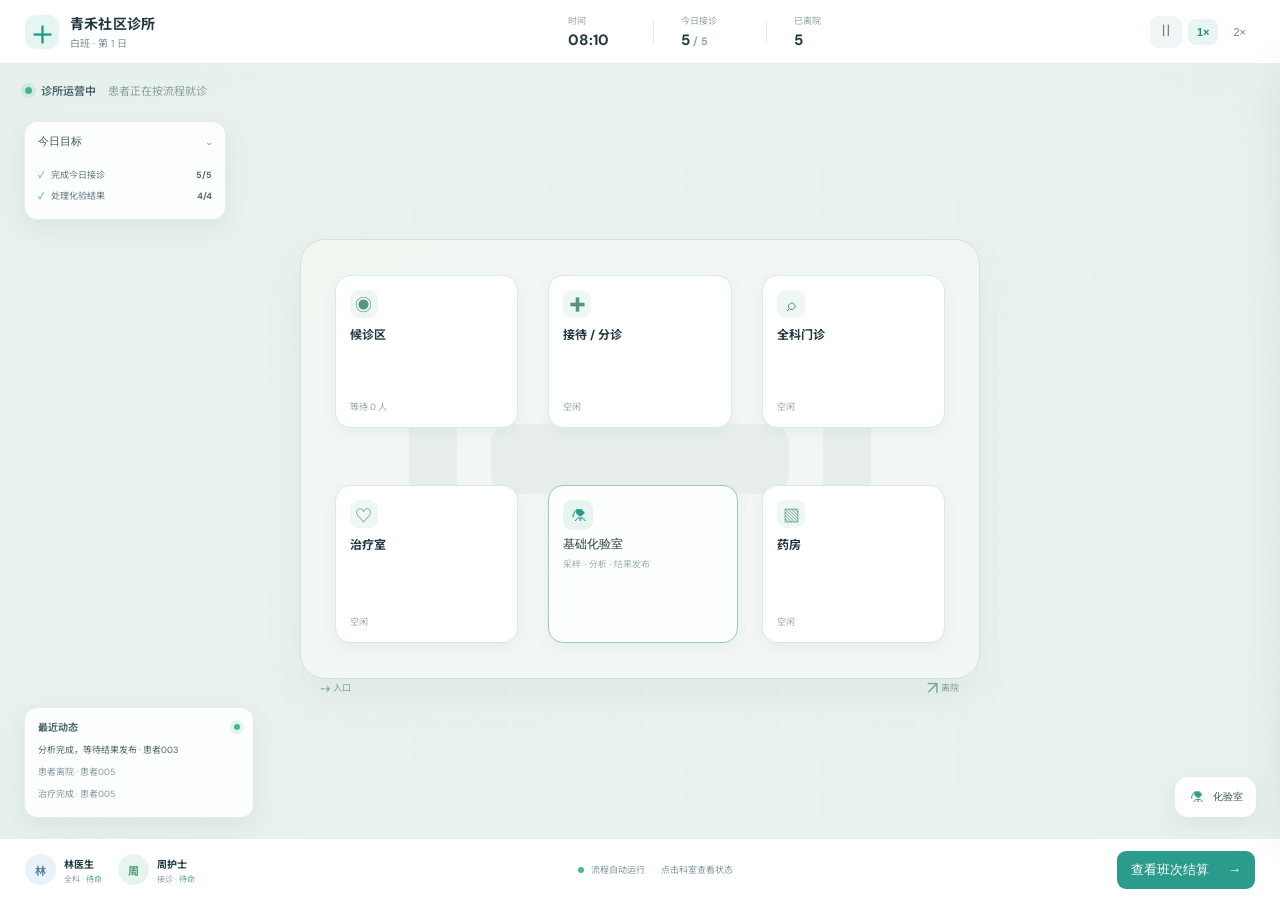
<file: h5-demo/index.html>
<!doctype html>
<html lang="zh-CN">
<head>
  <meta charset="utf-8">
  <meta name="viewport" content="width=device-width,initial-scale=1,maximum-scale=1,viewport-fit=cover">
  <meta name="theme-color" content="#edf3f5">
  <title>白班经营 · 社区诊所</title>
  <link rel="stylesheet" href="style.css">
</head>
<body>
  <main class="shell">
    <header class="topbar">
      <div class="brand"><span class="brand-mark">＋</span><span><b>青禾社区诊所</b><small>白班 · 第 1 日</small></span></div>
      <div class="status-strip"><div><small>时间</small><b id="clock">08:00</b></div><i></i><div><small>今日接诊</small><b><span id="arrived">0</span><em> / 5</em></b></div><i></i><div><small>已离院</small><b id="discharged">0</b></div></div>
      <div class="controls"><button class="icon-btn" id="pauseBtn" aria-label="暂停">Ⅱ</button><button class="speed-btn active" data-speed="1">1×</button><button class="speed-btn" data-speed="2">2×</button></div>
    </header>
    <section class="map-wrap" aria-label="诊所运营地图">
      <div class="map-grid"></div>
      <div class="map-caption"><span class="live-dot"></span>诊所运营中 <span id="statusText">患者正在按流程就诊</span></div>
      <div class="goal-float" id="goalFloat"><button class="float-head" id="goalToggle"><span>今日目标</span><span id="goalChevron">⌄</span></button><div class="goal-body" id="goalBody"><p><span class="goal-check" id="goalCheck">○</span>完成今日接诊 <b><span id="goalCount">0</span>/5</b></p><p><span class="goal-check" id="labCheck">○</span>处理化验结果 <b><span id="labDone">0</span>/4</b></p></div></div>
      <div class="clinic-map">
        <div class="room room-waiting"><span class="room-icon">◉</span><b>候诊区</b><div class="room-people" id="waitingPeople"></div><small id="waitingCount">等待 0 人</small></div>
        <div class="room room-triage"><span class="room-icon">✚</span><b>接待 / 分诊</b><div class="room-people" id="triagePeople"></div><small id="triageCount">空闲</small></div>
        <div class="room room-gp"><span class="room-icon">⌕</span><b>全科门诊</b><div class="room-people" id="gpPeople"></div><small id="gpCount">空闲</small></div>
        <button class="room room-lab" id="labRoom"><span class="lab-icon">⚗</span><b>基础化验室</b><span class="lab-alert" id="labAlert">结果积压 <b id="backlog">0</b></span><small>采样 · 分析 · 结果发布</small></button>
        <div class="room room-care"><span class="room-icon">♡</span><b>治疗室</b><div class="room-people" id="carePeople"></div><small id="careCount">空闲</small></div>
        <div class="room room-pharmacy"><span class="room-icon">▧</span><b>药房</b><div class="room-people" id="pharmacyPeople"></div><small id="pharmacyCount">空闲</small></div>
        <div class="corridor corridor-a"></div><div class="corridor corridor-b"></div><div class="corridor corridor-c"></div>
        <div class="entrance"><span>⇢</span><small>入口</small></div><div class="exit"><span>↗</span><small>离院</small></div>
      </div>
      <div class="event-float"><div class="event-title"><span>最近动态</span><span class="live-dot"></span></div><div id="eventList" class="event-list"><p>诊所准备接诊</p></div></div>
      <button class="fab-lab" id="openLab"><span>⚗</span><span>化验室</span><b id="fabBacklog">0</b></button>
    </section>
    <footer class="bottombar"><div class="staff"><span class="staff-avatar">林</span><span><b>林医生</b><small>全科 · <i class="staff-state" id="doctorState">待命</i></small></span><span class="staff-avatar nurse">周</span><span><b>周护士</b><small>接诊 · <i class="staff-state" id="nurseState">待命</i></small></span></div><div class="footer-note"><span class="legend-dot mint"></span>流程自动运行 <span class="footer-divider">·</span>点击科室查看状态</div><button class="settle-btn" id="settleBtn" disabled>班次进行中 <span>→</span></button></footer>
    <div class="scrim" id="scrim"></div>
    <aside class="lab-panel" id="labPanel" aria-label="化验室调度">
      <div class="panel-grab"></div><div class="panel-head"><div><small class="eyebrow">科室状态 · 检验</small><h1>基础化验室</h1></div><button class="close-btn" id="closeLab" aria-label="关闭">×</button></div>
      <div class="bottleneck"><span class="bottleneck-icon">↗</span><span><small>当前瓶颈</small><b id="bottleneck">结果发布</b></span><span class="bottleneck-value"><b id="bottleneckCount">0</b><small>份积压</small></span></div>
      <div class="queue-row"><div class="queue-card"><span>01 · 前处理</span><b>采样</b><strong id="samplingQueue">0 <small>人</small></strong><div class="queue-track"><i id="samplingBar"></i></div></div><div class="queue-arrow">→</div><div class="queue-card"><span>02 · 检测</span><b>分析</b><strong id="analysisQueue">0 <small>份</small></strong><div class="queue-track"><i id="analysisBar"></i></div></div><div class="queue-arrow">→</div><div class="queue-card result-card"><span>03 · 发布</span><b>结果</b><strong id="resultQueue">0 <small>份</small></strong><div class="queue-track"><i id="resultBar"></i></div></div></div>
      <div class="list-heading"><b>排队患者</b><span id="patientQueueCount">0 人</span></div><div id="labPatients" class="lab-patients"><div class="empty-queue">暂时没有排队患者</div></div>
      <div class="staff-fatigue"><span>检验人员疲劳</span><div class="fatigue-track"><i id="fatigueBar"></i></div><b id="fatigue">0%</b></div>
      <div class="dispatch-heading"><b>临时调度</b><small>选择一种方式处理当前积压</small></div>
      <div class="dispatch-options" id="dispatchOptions">
        <button class="dispatch-option" data-plan="risk-priority"><span class="option-icon blue">↑</span><span><b>风险优先</b><small>高风险结果先发布</small></span></button>
        <button class="dispatch-option selected" data-plan="temporary-support"><span class="option-icon amber">＋</span><span><b>临时支援</b><small>60 秒内加快结果发布</small></span></button>
        <button class="dispatch-option" data-plan="outsource"><span class="option-icon violet">⇢</span><span><b>外送样本</b><small>普通样本转外部检验</small></span></button>
      </div>
      <div class="dispatch-impact" id="dispatchImpact"><span class="impact-mark">✦</span><span><b>预计 60 秒内发布 3 份结果</b><small>检验人员疲劳 +15%</small></span></div>
      <button class="execute-btn" id="executeBtn">执行临时支援 <span>→</span></button>
      <p class="panel-footnote">调度后将返回运营地图，科室与队列状态会持续更新。</p>
    </aside>
    <div class="settlement" id="settlement"><div class="settlement-card"><span class="settlement-mark">✦</span><small>白班结束 · 第 1 日</small><h2>今天的诊疗已完成</h2><p>每位患者都已完成治疗并离院。</p><div class="settlement-stats"><div><small>接诊患者</small><b>5 <em>人</em></b></div><div><small>完成化验</small><b><span id="settledLabs">4</span> <em>份</em></b></div><div><small>今日收入</small><b>¥<span id="revenue">0</span></b></div></div><div class="settlement-depts"><div><span>全科门诊</span><b>已完成</b></div><div><span>基础化验</span><b>已完成</b></div><div><span>治疗与药房</span><b>已完成</b></div></div><button id="settlementClose" class="execute-btn">返回诊所地图 <span>→</span></button></div></div>
  </main>
  <script type="module" src="app.mjs"></script>
</body>
</html>
</file>
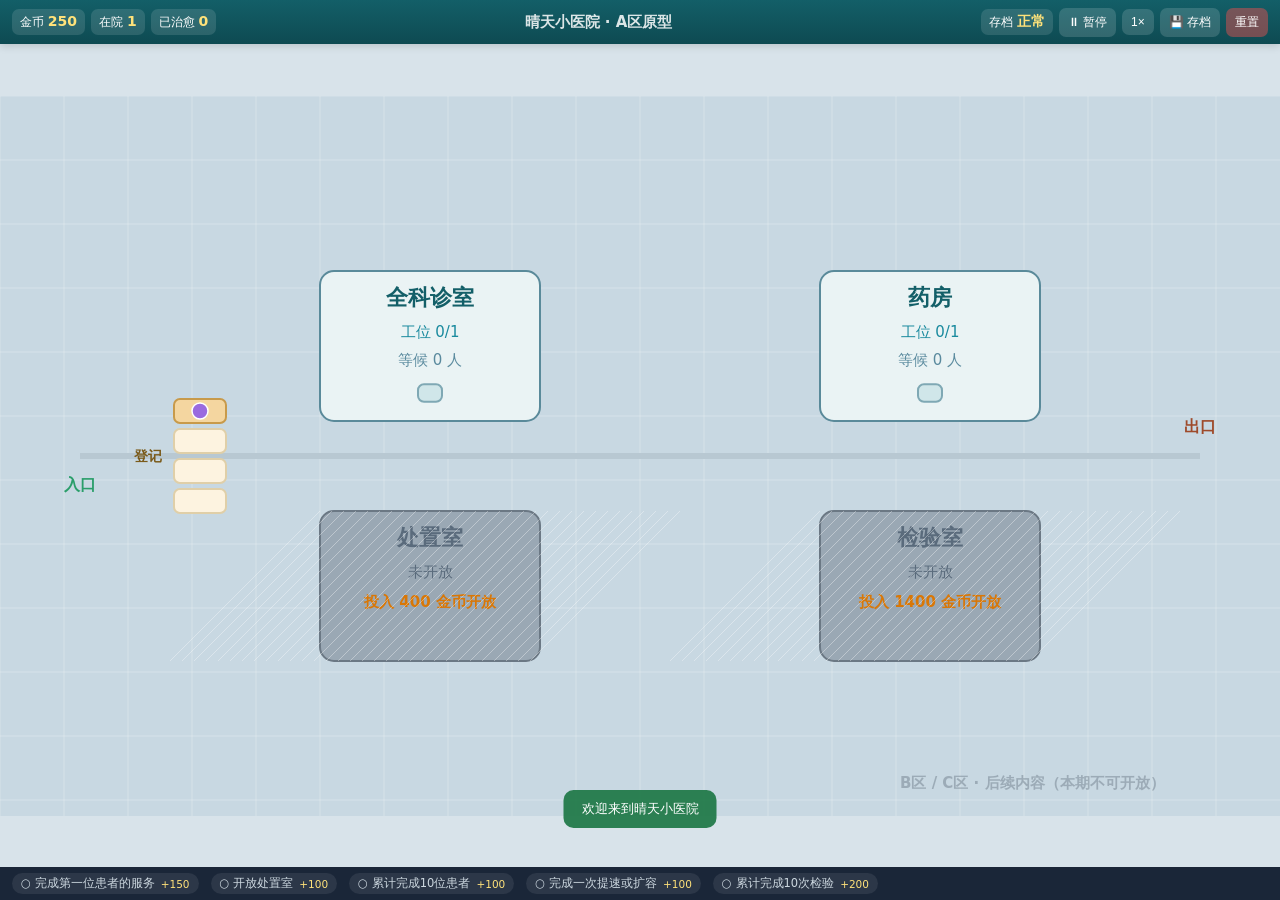
<file: prototype/index.html>
<!doctype html>
<html lang="zh-CN">
<head>
<meta charset="utf-8">
<meta name="viewport" content="width=device-width,initial-scale=1,maximum-scale=1,user-scalable=no,viewport-fit=cover">
<title>晴天小医院 · A 区候选 v0.2.0</title>
<link rel="icon" href="data:image/svg+xml,%3Csvg xmlns='http://www.w3.org/2000/svg' viewBox='0 0 32 32'%3E%3Crect width='32' height='32' rx='6' fill='%23135f68'/%3E%3Cpath d='M14 7h4v7h7v4h-7v7h-4v-7H7v-4h7z' fill='%23ffffff'/%3E%3C/svg%3E">
<link rel="stylesheet" href="style.css">
</head>
<body>
  <!-- 横屏引导（仅竖屏时显示） -->
  <div id="rotate-hint">
    <div class="rh-box">请将手机横屏放置 🔄</div>
  </div>

  <div id="game-root">
    <!-- 顶部 HUD -->
    <header id="hud">
      <div class="hud-left">
        <div class="hud-item" id="hud-coins">金币 <b>0</b></div>
        <div class="hud-item" id="hud-patients">在院 <b>0</b></div>
        <div class="hud-item" id="hud-completed">已治愈 <b>0</b></div>
      </div>
      <div class="hud-title">晴天小医院 · A区原型</div>
      <div class="hud-right">
        <div class="hud-item" id="hud-save">存档 <b id="hud-save-value">正常</b></div>
        <button id="btn-pause" class="hud-btn">⏸ 暂停</button>
        <button id="btn-speed" class="hud-btn">1×</button>
        <button id="btn-save"  class="hud-btn">💾 存档</button>
        <button id="btn-reset" class="hud-btn danger">重置</button>
      </div>
    </header>

    <!-- 主场景：Canvas 医院地图 + 右侧房间面板 -->
    <main id="stage">
      <!-- stage-view 只负责给 canvas 提供等比 contain 的可用空间，
           面板作为同层 flex 兄弟占位，永远不会把 canvas 挤出视口 -->
      <div id="stage-view">
        <canvas id="canvas" width="1280" height="720"></canvas>
      </div>

      <!-- 右侧房间信息面板（点击房间后出现；打开时暂停模拟） -->
      <aside id="room-panel" class="hidden">
        <div class="rp-header">
          <span id="rp-title">科室</span>
          <button id="rp-close" class="rp-close" aria-label="关闭">×</button>
        </div>
        <div id="rp-body"></div>
      </aside>
    </main>

    <!-- 底部任务条 -->
    <footer id="taskbar">
      <div id="task-list"></div>
    </footer>
  </div>

  <!-- Toast -->
  <div id="toast" class="hidden"></div>

  <script src="config.js"></script>
  <script src="game.js"></script>
</body>
</html>
</file>
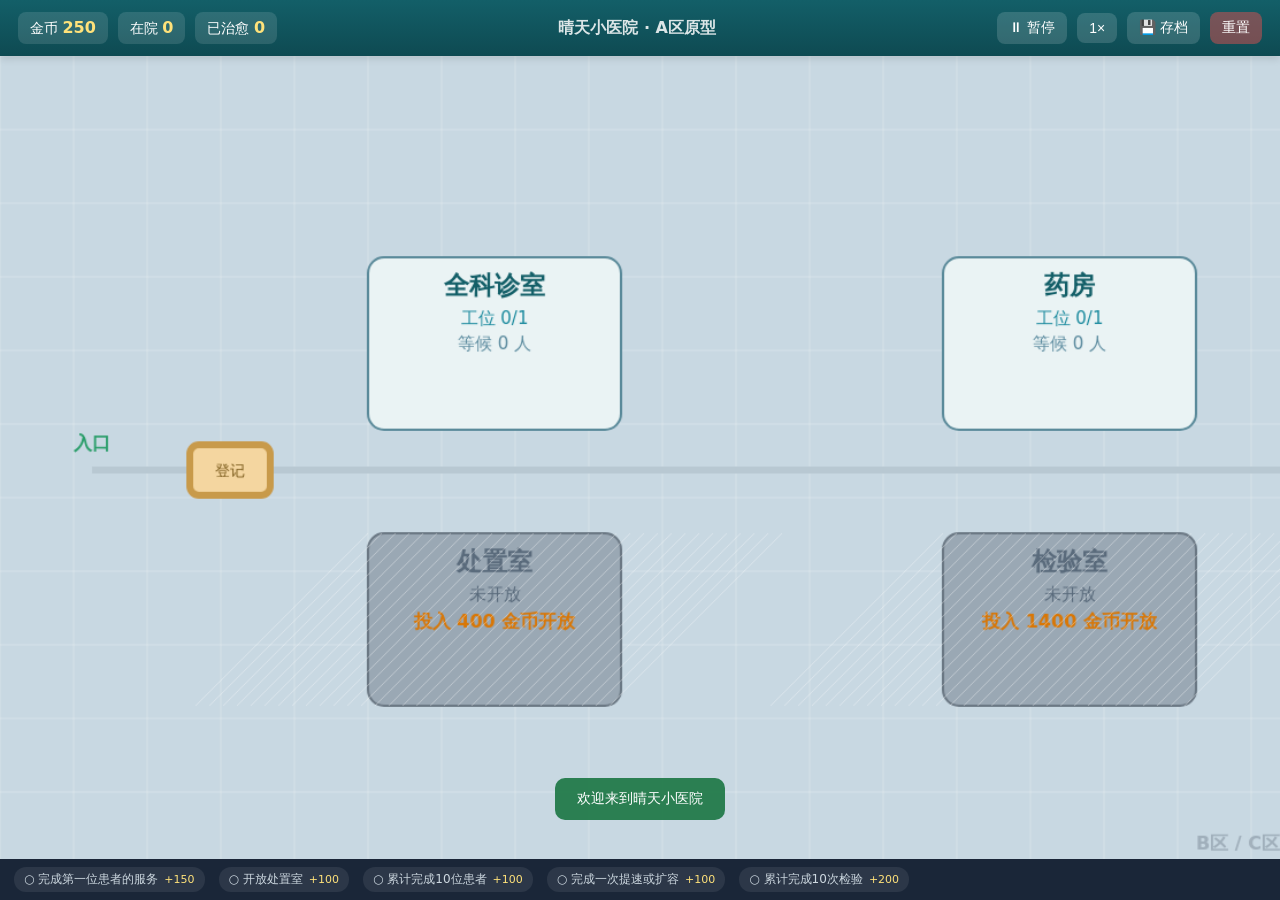
<file: reports/a_zone_candidate_v0_2/origin_frozen/index.html>
<!doctype html>
<html lang="zh-CN">
<head>
<meta charset="utf-8">
<meta name="viewport" content="width=device-width,initial-scale=1,maximum-scale=1,user-scalable=no,viewport-fit=cover">
<title>晴天小医院 · 原型</title>
<link rel="stylesheet" href="style.css">
</head>
<body>
  <!-- 横屏引导（仅竖屏时显示） -->
  <div id="rotate-hint">
    <div class="rh-box">请将手机横屏放置 🔄</div>
  </div>

  <div id="game-root">
    <!-- 顶部 HUD -->
    <header id="hud">
      <div class="hud-left">
        <div class="hud-item" id="hud-coins">金币 <b>0</b></div>
        <div class="hud-item" id="hud-patients">在院 <b>0</b></div>
        <div class="hud-item" id="hud-completed">已治愈 <b>0</b></div>
      </div>
      <div class="hud-title">晴天小医院 · A区原型</div>
      <div class="hud-right">
        <button id="btn-pause" class="hud-btn">⏸ 暂停</button>
        <button id="btn-speed" class="hud-btn">1×</button>
        <button id="btn-save"  class="hud-btn">💾 存档</button>
        <button id="btn-reset" class="hud-btn danger">重置</button>
      </div>
    </header>

    <!-- 主场景：Canvas 医院地图 + 右侧房间面板 -->
    <main id="stage">
      <canvas id="canvas" width="1280" height="720"></canvas>

      <!-- 右侧房间信息面板（点击房间后出现） -->
      <aside id="room-panel" class="hidden">
        <div class="rp-header">
          <span id="rp-title">科室</span>
          <button id="rp-close" class="rp-close">×</button>
        </div>
        <div id="rp-body"></div>
      </aside>
    </main>

    <!-- 底部任务条 -->
    <footer id="taskbar">
      <div id="task-list"></div>
    </footer>
  </div>

  <!-- Toast -->
  <div id="toast" class="hidden"></div>

  <script src="config.js"></script>
  <script src="game.js"></script>
</body>
</html>
</file>
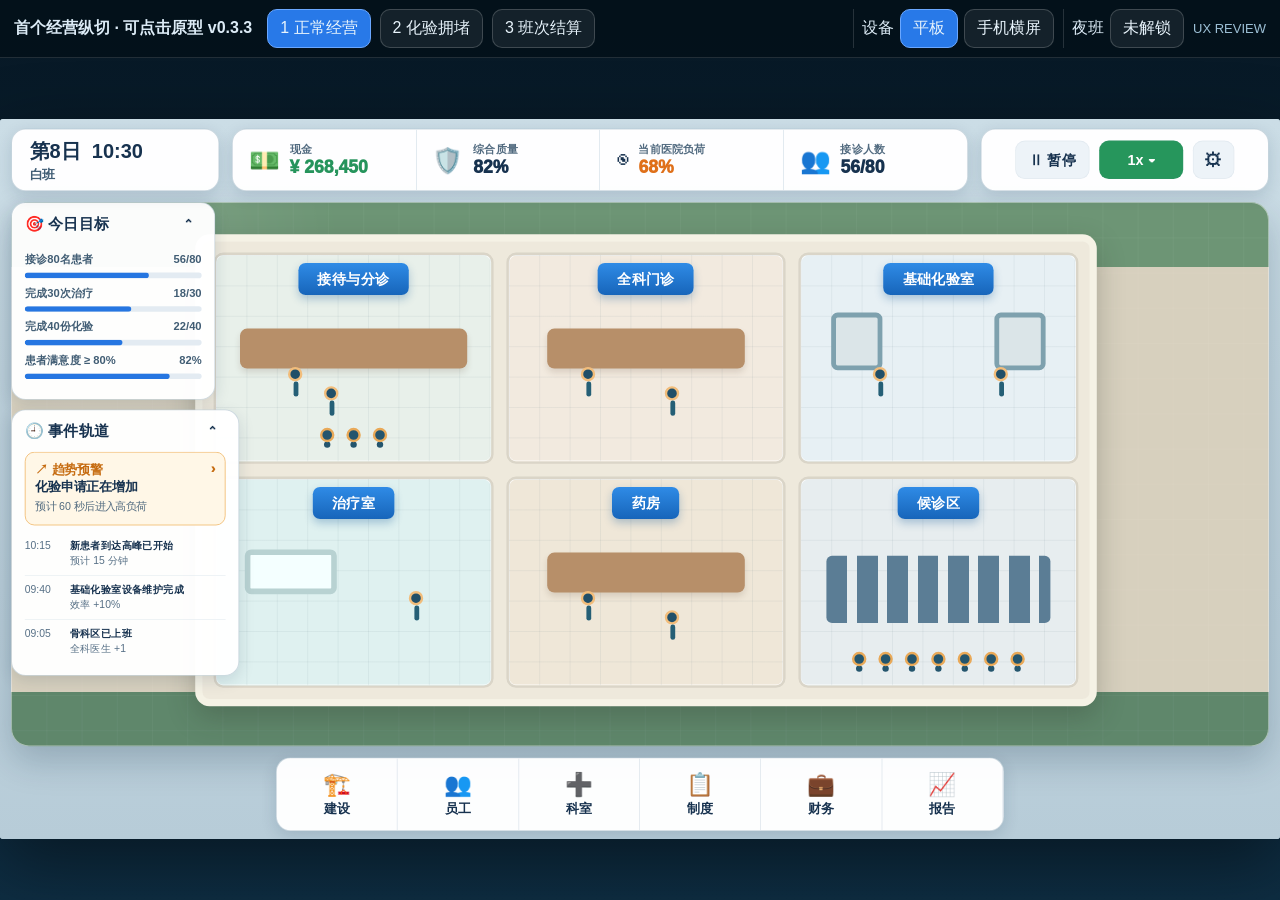
<file: Docs/UX/医院经营首个纵切_可点击原型_v0.3.3.html>
<!doctype html>
<html lang="zh-CN">
<head>
<meta charset="utf-8" />
<meta name="viewport" content="width=device-width,initial-scale=1,maximum-scale=1,user-scalable=no" />
<title>医院经营首个纵切 · 可点击原型 v0.3.3</title>
<style>
:root{
  --ink:#17324f;--muted:#657d92;--line:#d7e3ed;--panel:rgba(255,255,255,.97);
  --blue:#2374e5;--blue-dark:#155fc4;--green:#26945c;--orange:#ed8a22;--red:#e74b42;
  --shadow:0 18px 44px rgba(10,35,57,.22);--soft:0 6px 20px rgba(13,45,70,.14);
  --stage-w:1600px;--stage-h:900px;
}
*{box-sizing:border-box}
html,body{height:100%;margin:0;overflow:hidden;background:#071825;color:var(--ink);font-family:-apple-system,BlinkMacSystemFont,"Segoe UI","PingFang SC","Microsoft YaHei",sans-serif}
button{font:inherit;color:inherit}
#app{height:100%;display:flex;flex-direction:column;background:linear-gradient(180deg,#071825,#0e2d42)}
.prototype-bar{height:58px;flex:0 0 58px;display:flex;align-items:center;gap:9px;padding:0 14px;background:rgba(4,17,27,.96);color:#dcebf6;border-bottom:1px solid rgba(255,255,255,.12);z-index:100}
.prototype-title{font-weight:900;white-space:nowrap;margin-right:6px}.proto-btn{border:1px solid rgba(255,255,255,.18);background:rgba(255,255,255,.07);color:#e8f4fc;border-radius:10px;padding:8px 12px;cursor:pointer;white-space:nowrap}.proto-btn.active{background:#2879e8;border-color:#6aa7ff}.proto-spacer{flex:1}.proto-meta{color:#9dc0d6;font-size:13px;white-space:nowrap}.proto-switch{display:flex;align-items:center;gap:6px;padding-left:8px;border-left:1px solid rgba(255,255,255,.14)}
.viewport{position:relative;flex:1;min-height:0;overflow:hidden}
.stage{position:absolute;width:var(--stage-w);height:var(--stage-h);transform-origin:0 0;overflow:hidden;background:#bcd2dd;box-shadow:0 28px 90px rgba(0,0,0,.45);border-radius:4px}
.screen{position:absolute;inset:0;display:none;overflow:hidden;background:linear-gradient(180deg,#cbdde6,#b7ccd8)}.screen.active{display:block}
.game-card{background:var(--panel);border:1px solid rgba(104,137,162,.34);border-radius:18px;box-shadow:var(--soft)}
.top-date{position:absolute;left:14px;top:12px;width:260px;height:78px;padding:13px 22px;font-size:25px;font-weight:900;line-height:1.16;z-index:20}.top-date small{display:block;font-size:16px;margin-top:6px;color:#405d75}
.top-metrics{position:absolute;left:290px;right:390px;top:12px;height:78px;display:grid;grid-template-columns:repeat(4,1fr);overflow:hidden;z-index:20}.metric{display:flex;align-items:center;gap:12px;padding:10px 20px;border-right:1px solid #dbe5ed}.metric:last-child{border-right:0}.metric-icon{font-size:31px}.metric-label{font-size:14px;color:#526b80;font-weight:800}.metric-value{font-size:22px;font-weight:950;margin-top:1px}.green{color:var(--green)}.orange{color:#df701a}.red{color:#d83b34}
.top-controls{position:absolute;right:14px;top:12px;width:360px;height:78px;display:flex;align-items:center;justify-content:center;gap:12px;z-index:20}.control{height:48px;border:0;border-radius:12px;background:#edf3f8;padding:0 17px;font-weight:900;font-size:18px;cursor:pointer;box-shadow:inset 0 0 0 1px rgba(100,130,150,.08)}.control:hover{filter:brightness(.98)}.control.pause.active{background:#17324f;color:white}.control.speed{min-width:105px;background:#26965c;color:white}.control.settings{width:52px;padding:0;font-size:23px}.speed-menu{position:absolute;right:66px;top:65px;width:105px;padding:7px;display:none;z-index:60}.speed-menu.open{display:grid}.speed-menu button{border:0;background:white;border-radius:8px;padding:8px;font-weight:900;cursor:pointer}.speed-menu button:hover{background:#eef5fb}
.map{position:absolute;left:14px;right:14px;top:104px;bottom:116px;border-radius:22px;overflow:hidden;background:linear-gradient(180deg,#6d9676 0 12%,#d8d0be 12% 90%,#5f876c 90%);box-shadow:inset 0 0 0 1px rgba(255,255,255,.5),var(--shadow)}
.map::before{content:"";position:absolute;inset:0;background-image:linear-gradient(rgba(255,255,255,.08) 1px,transparent 1px),linear-gradient(90deg,rgba(255,255,255,.08) 1px,transparent 1px),radial-gradient(circle at 8% 8%,rgba(255,255,255,.27),transparent 18%);background-size:44px 44px,44px 44px,auto;opacity:.45}
.hospital{position:absolute;left:230px;right:215px;top:40px;bottom:50px;padding:14px;display:grid;grid-template-columns:1fr 1fr 1fr;grid-template-rows:1fr 1fr;gap:16px;background:#eee9dc;border:9px solid rgba(245,242,230,.98);border-radius:18px;box-shadow:0 13px 35px rgba(43,50,41,.28)}
.room{position:relative;border:3px solid #dad5c8;border-radius:12px;overflow:hidden;background:#f4f0e6;box-shadow:inset 0 0 0 1px rgba(255,255,255,.8)}.room.reception{background:#e8f0ea}.room.gp{background:#f2eadf}.room.lab{background:#e7f0f4}.room.treatment{background:#dff1f0}.room.pharmacy{background:#efe7d8}.room.waiting{background:#e7edef}
.room::before{content:"";position:absolute;inset:0;background-image:linear-gradient(rgba(79,112,124,.08) 1px,transparent 1px),linear-gradient(90deg,rgba(79,112,124,.08) 1px,transparent 1px);background-size:38px 38px}.room-label{position:absolute;top:10px;left:50%;transform:translateX(-50%);background:linear-gradient(#2f8be6,#1765ba);color:#fff;border-radius:9px;padding:8px 24px;font-weight:950;font-size:18px;white-space:nowrap;box-shadow:0 5px 10px rgba(20,89,151,.3);z-index:3}.counter{position:absolute;left:30px;right:30px;top:92px;height:50px;border-radius:9px;background:#b78f69;box-shadow:0 5px 8px rgba(78,54,36,.15)}.counter.long{left:48px;right:48px}.machine{position:absolute;width:64px;height:72px;border:6px solid #7ea1ae;background:#dbe5e8;border-radius:8px;top:72px}.machine.m1{left:38px}.machine.m2{right:38px}.bed{position:absolute;left:36px;top:88px;width:115px;height:56px;border:7px solid #b8d2d2;background:#f4ffff;border-radius:8px}.chairs{position:absolute;left:32px;right:32px;top:96px;height:84px;background:repeating-linear-gradient(90deg,#5b7d95 0 26px,transparent 26px 38px);border-radius:7px}.person{position:absolute;width:18px;height:18px;border-radius:50%;background:#214f68;border:3px solid #f2bd7b;z-index:4}.person::after{content:"";position:absolute;left:4px;top:15px;width:6px;height:19px;border-radius:5px;background:#255f76}.staff1{left:90px;top:140px}.staff2{right:85px;top:140px}.patient1{left:135px;top:164px}.patient2{right:130px;top:164px}.patient-dot{cursor:pointer}.patient-dot::before{content:"周晴";position:absolute;bottom:32px;left:50%;transform:translateX(-50%);background:#2877df;color:#fff;border-radius:7px;padding:3px 7px;font-size:12px;font-weight:900;white-space:nowrap;opacity:0;transition:.16s}.patient-dot:hover::before{opacity:1}.patient-dot.selected{box-shadow:0 0 0 7px rgba(44,123,229,.22)}
.queue-line{position:absolute;left:22px;right:22px;bottom:24px;display:flex;justify-content:center;gap:15px}.queue-line i{display:block;width:18px;height:18px;border-radius:50%;background:#24556d;border:3px solid #e9a958;box-shadow:0 12px 0 -5px #24556d}
.room.alert-room{box-shadow:inset 0 0 0 4px rgba(232,74,62,.55),0 0 0 5px rgba(232,74,62,.16)}.room-alert{position:absolute;right:16px;top:66px;width:44px;height:44px;border-radius:50%;display:grid;place-items:center;background:#e84b42;color:#fff;font-size:28px;font-weight:950;border:4px solid white;box-shadow:0 5px 12px rgba(170,41,34,.32);z-index:6}.room-kpi{position:absolute;right:18px;bottom:18px;background:rgba(255,255,255,.96);border:2px solid #e5574e;border-radius:10px;padding:7px 11px;font-size:13px;font-weight:900;z-index:5}.room-kpi span{display:block}.room-kpi b{color:#d83b34}
.float-stack{position:absolute;z-index:15;left:14px;top:104px;width:255px;display:grid;gap:12px;pointer-events:none}.float-card{pointer-events:auto;overflow:hidden}.float-head{height:52px;padding:0 16px;display:flex;align-items:center;justify-content:space-between;font-size:19px;font-weight:950;cursor:pointer}.float-head button{width:34px;height:34px;border:0;background:transparent;border-radius:9px;font-weight:950;cursor:pointer}.float-head button:hover{background:#edf4f9}.float-body{padding:0 16px 15px;max-height:390px;overflow:auto;transition:.2s}.float-card.collapsed .float-body{display:none}.float-card.collapsed{width:210px}.goal-row{margin:10px 0}.goal-line{display:flex;justify-content:space-between;font-size:14px;color:#415d74;font-weight:800}.progress{height:7px;border-radius:7px;background:#e3ebf2;margin-top:7px;overflow:hidden}.progress i{display:block;height:100%;border-radius:7px;background:#2676e1}.event-primary{border:1.5px solid #f0b869;background:#fff7e7;border-radius:12px;padding:12px;cursor:pointer}.event-primary.danger{border-color:#ec6b62;background:#fff2f0}.event-primary .row{display:flex;justify-content:space-between;gap:8px;font-weight:950;color:#c66c11}.event-primary.danger .row{color:#d43b34}.event-primary small{display:block;margin-top:5px;color:#536c80;line-height:1.4}.event-list{margin-top:8px}.event-item{display:grid;grid-template-columns:48px 1fr;gap:8px;padding:9px 0;border-bottom:1px solid #eaf0f4;font-size:13px;color:#577086}.event-item:last-child{border-bottom:0}.event-item b{color:#17324f}
.bottom-toolbar{position:absolute;left:345px;right:345px;bottom:10px;height:92px;display:grid;grid-template-columns:repeat(6,1fr);overflow:hidden;z-index:20}.tool{border:0;background:transparent;display:flex;flex-direction:column;align-items:center;justify-content:center;font-weight:900;cursor:pointer;border-right:1px solid #dfe7ed}.tool:last-child{border-right:0}.tool b{font-size:28px;margin-bottom:4px}.tool:hover{background:#f2f7fb}
.context-panel{position:absolute;right:14px;top:104px;bottom:116px;width:380px;z-index:30;display:flex;flex-direction:column;overflow:hidden;transform:translateX(0);transition:.22s}.context-panel.hidden{display:none}.context-panel.collapsed{width:62px;bottom:auto;height:210px}.context-panel.collapsed .panel-body,.context-panel.collapsed .panel-title span,.context-panel.collapsed .panel-close{display:none}.context-panel.collapsed .panel-head{height:100%;writing-mode:vertical-rl;justify-content:center;gap:10px;padding:12px}.panel-head{height:58px;flex:0 0 58px;background:linear-gradient(#ed594f,#d9453e);color:#fff;display:flex;align-items:center;justify-content:space-between;padding:0 15px;font-size:20px;font-weight:950}.panel-actions{display:flex;align-items:center;gap:7px}.panel-head button{border:0;background:rgba(255,255,255,.16);color:white;width:34px;height:34px;border-radius:10px;font-size:19px;cursor:pointer}.panel-body{flex:1;min-height:0;background:#fbfdff;overflow:auto;padding:12px}.subsection{border-bottom:1px solid #e4edf3;padding-bottom:11px;margin-bottom:11px}.subsection:last-child{border-bottom:0;margin-bottom:0}.sub-head{display:flex;align-items:center;justify-content:space-between;font-size:15px;font-weight:950;margin-bottom:9px;cursor:pointer}.sub-head button{border:0;background:transparent;font-weight:950;cursor:pointer}.subsection.collapsed .sub-content{display:none}.flow-row{display:grid;grid-template-columns:1fr 18px 1fr 18px 1fr;gap:4px;align-items:stretch}.flow-stage{position:relative;border-radius:12px;background:#fff;border:1px solid #dce6ee;padding:11px 6px 9px;text-align:center;min-height:144px}.flow-stage.warn{background:#fff7ec}.flow-stage.hot{background:#fff0ee;border-color:transparent}.flow-stage .icon{font-size:31px}.flow-stage h4{margin:4px 0 7px;font-size:15px}.flow-stage .qty{font-weight:950;font-size:16px}.flow-stage .cap{display:block;margin-top:5px;font-size:12px;color:#5d7386}.stage-bar{height:6px;border-radius:6px;background:#e8eef3;margin-top:9px;overflow:hidden}.stage-bar i{display:block;height:100%;border-radius:6px;background:#2e7ce2}.flow-stage.warn .stage-bar i{background:#ef932f}.flow-stage.hot .stage-bar i{background:#e64d44}.single-alert{position:absolute;right:7px;top:7px;width:26px;height:26px;border-radius:50%;display:grid;place-items:center;background:#e64940;color:#fff;font-size:18px;font-weight:950;box-shadow:0 3px 8px rgba(178,44,36,.25)}.flow-arrow{display:grid;place-items:center;color:#75899a;font-size:20px}.queue-header{display:flex;align-items:center;justify-content:space-between;font-size:14px;font-weight:950;margin-bottom:6px}.queue-list{display:grid}.queue-person{display:grid;grid-template-columns:30px 1fr auto;align-items:center;gap:8px;padding:7px 2px;border-bottom:1px solid #e8eef3;font-size:13px}.queue-person:last-child{border-bottom:0}.mini-face{width:27px;height:27px;border-radius:50%;background:#f2bc78;position:relative}.mini-face::after{content:"";position:absolute;left:5px;right:5px;top:-4px;height:10px;border-radius:10px 10px 4px 4px;background:#2b2a28}.wait{font-weight:900;color:#3f5870}.wait.long{color:#df443c}
.options{display:grid;grid-template-columns:repeat(3,1fr);gap:8px}.option{position:relative;border:1px solid #dce5ec;background:white;border-radius:12px;padding:12px 5px 10px;min-height:100px;text-align:center;font-weight:900;cursor:pointer}.option .ico{font-size:31px;display:block;margin-bottom:8px}.option.selected{border:2px solid #2d78e1;background:#f7fbff;color:#1e67c9}.option.selected::after{content:"✓";position:absolute;right:-7px;top:-8px;width:28px;height:28px;border-radius:50%;display:grid;place-items:center;background:#2674dc;color:white;border:3px solid white}.impact-card{margin-top:10px;border:1.5px solid #9fc3f2;background:#f8fbff;border-radius:12px;padding:12px}.impact-title{font-weight:950;color:#215fae}.impact-main{font-size:22px;font-weight:950;margin:5px 0 7px}.before{color:#df4a40}.after{color:#228b54}.impact-lines{display:grid;gap:4px;font-size:13px}.impact-lines div{display:flex;gap:7px;align-items:center}.execute{width:100%;border:0;border-radius:12px;background:linear-gradient(#347fe9,#1f63cb);color:#fff;font-size:18px;font-weight:950;padding:14px;cursor:pointer;margin-top:10px}.panel-links{display:flex;justify-content:space-between;gap:8px;margin-top:10px}.link-btn{border:0;background:transparent;color:#246cc5;text-decoration:underline;font-weight:800;cursor:pointer;font-size:12px}.patient-panel .panel-head{background:linear-gradient(#3885e9,#2167c9)}.patient-summary{display:flex;gap:12px;align-items:center;padding:8px;border-radius:13px;background:white;border:1px solid #dce5ec}.avatar{width:72px;height:72px;border-radius:50%;background:#f0bc77;position:relative;box-shadow:inset 0 -12px 0 #d58f49}.avatar::after{content:"";position:absolute;left:12px;right:12px;top:-1px;height:34px;border-radius:28px 28px 12px 12px;background:#2e2a28}.patient-name{font-size:22px;font-weight:950}.muted{color:var(--muted);font-size:13px}.status-list{margin-top:12px;border:1px solid #dce5ec;border-radius:12px;overflow:hidden}.status-row{display:flex;align-items:center;justify-content:space-between;padding:12px;border-bottom:1px solid #e5edf3;background:white}.status-row:last-child{border-bottom:0}.pill{border-radius:999px;padding:5px 10px;color:#fff;font-size:12px;font-weight:950}.pill.orange{background:#e48b18}.pill.blue{background:#2d77dd}.pill.gray{background:#7c8d9b}.patient-actions{display:grid;gap:9px;margin-top:auto;padding-top:12px}.secondary{border:2px solid #2c74d8;background:white;color:#2465bd;border-radius:11px;padding:12px;font-weight:950;cursor:pointer}.primary{border:0;background:linear-gradient(#3684ee,#2166cf);color:white;border-radius:11px;padding:14px;font-weight:950;font-size:17px;cursor:pointer}
.recovery-panel .panel-head{background:linear-gradient(#35a268,#237f50)}.recovery-kpi{display:grid;grid-template-columns:repeat(3,1fr);gap:8px}.recovery-kpi div{border-radius:11px;background:white;border:1px solid #dce5ec;padding:10px;text-align:center}.recovery-kpi span{display:block;color:#657c90;font-size:12px}.recovery-kpi b{display:block;font-size:22px;margin-top:3px}.big-progress{height:12px;border-radius:10px;background:#e5edf2;margin:14px 0;overflow:hidden}.big-progress i{display:block;height:100%;width:74%;background:linear-gradient(90deg,#ef8d24,#27945b);transition:.6s}.route-cards{display:grid;gap:8px}.route-card{display:flex;align-items:center;justify-content:space-between;background:white;border:1px solid #dce6ed;border-radius:11px;padding:10px;font-size:13px}.route-card b{color:#226bc4}.feedback-actions{display:grid;gap:9px;margin-top:16px}
.settle-screen{background:linear-gradient(rgba(10,27,41,.35),rgba(8,23,36,.62)),linear-gradient(180deg,#5e8069 0 15%,#d5ccb9 15% 90%,#4c725d 90%)}.settle-bg{position:absolute;inset:94px 0 0;opacity:.48;filter:saturate(.85)}.settle-top-date{position:absolute;left:14px;top:12px;width:300px;height:78px;padding:19px 24px;font-weight:950;font-size:24px;z-index:10}.settle-top-metrics{position:absolute;left:330px;top:12px;width:540px;height:78px;display:grid;grid-template-columns:1fr;z-index:10}.settle-settings{position:absolute;right:14px;top:12px;width:72px;height:72px;display:grid;place-items:center;font-size:28px;z-index:10}.settlement-card{position:absolute;left:50%;top:105px;bottom:28px;width:1010px;transform:translateX(-50%);padding:18px 28px 20px;z-index:20;overflow:auto}.settle-title{text-align:center;font-size:38px;font-weight:950;color:#142d60;margin:0 0 12px}.sunset{height:120px;border-radius:18px;overflow:hidden;position:relative;background:linear-gradient(180deg,#f8c081,#f2a866 46%,#6d8b75 47%,#45674e);box-shadow:inset 0 0 0 1px rgba(83,106,106,.25)}.sunset::before{content:"";position:absolute;left:55px;right:55px;bottom:19px;height:55px;background:linear-gradient(90deg,#2f5362 0 13%,transparent 13% 17%,#3c6470 17% 31%,transparent 31% 36%,#345a67 36% 48%,transparent 48% 57%,#3b626e 57% 73%,transparent 73% 78%,#315665 78%);clip-path:polygon(0 50%,8% 50%,8% 22%,15% 22%,15% 52%,24% 52%,24% 5%,33% 5%,33% 52%,44% 52%,44% 28%,55% 28%,55% 55%,68% 55%,68% 12%,78% 12%,78% 55%,100% 55%,100% 100%,0 100%)}.sunset::after{content:"";position:absolute;right:130px;top:24px;width:45px;height:45px;border-radius:50%;background:#fff1b0;box-shadow:0 0 40px #ffe29a}.section-title{display:flex;align-items:center;gap:12px;margin:18px 0 10px;color:#1c64c4;font-size:21px;font-weight:950}.section-title::before,.section-title::after{content:"";height:1px;background:#cbdbe7;flex:1}.hospital-stats{display:grid;grid-template-columns:1.05fr 1.15fr repeat(5,.88fr);border:1px solid #dce5ec;border-radius:14px;background:white;overflow:hidden}.h-stat{padding:13px 10px;text-align:center;border-right:1px solid #e2e9ee}.h-stat:last-child{border-right:0}.h-stat span{display:block;color:#637b8f;font-size:12px;font-weight:800}.h-stat b{display:block;font-size:20px;margin-top:5px}.department-grid{display:grid;grid-template-columns:repeat(6,1fr);gap:8px}.dept-card{border:1px solid #d9e4ec;background:white;border-radius:13px;padding:12px 9px;min-height:90px;text-align:left;cursor:pointer;position:relative}.dept-card:hover,.dept-card.selected{border-color:#4c8fe8;background:#f7fbff}.dept-card h4{font-size:14px;margin:0 0 11px}.dept-status{display:flex;align-items:center;gap:7px;font-weight:900;font-size:13px}.status-dot{width:9px;height:9px;border-radius:50%;background:#2a9a5e}.status-dot.orange{background:#ea891d}.status-dot.blue{background:#4f90d8}.dept-card::after{content:"›";position:absolute;right:10px;bottom:10px;color:#2671d5;font-weight:950}.dept-detail{display:none;margin-top:10px;border:1px solid #b9d3f1;background:#f6faff;border-radius:13px;padding:12px}.dept-detail.open{display:grid;grid-template-columns:repeat(4,1fr);gap:9px}.detail-kpi{background:white;border-radius:10px;border:1px solid #dce6ee;padding:10px}.detail-kpi span{display:block;color:#657c91;font-size:12px}.detail-kpi b{display:block;margin-top:4px;font-size:17px}.settle-actions{display:grid;grid-template-columns:1fr 1.2fr;gap:18px;margin-top:14px}.settle-actions button{height:74px;border-radius:14px;font-weight:950;font-size:23px;cursor:pointer}.settle-actions .secondary{background:white}.settle-actions .primary{font-size:25px}
.toast{position:absolute;left:50%;bottom:125px;transform:translate(-50%,18px);background:#17324f;color:#fff;border-radius:12px;padding:11px 18px;font-weight:900;z-index:80;opacity:0;pointer-events:none;transition:.2s}.toast.show{opacity:1;transform:translate(-50%,0)}
/* phone landscape simplification */
.stage.phone{--stage-w:1600px;--stage-h:720px}.stage.phone .top-date{height:68px;width:225px;padding:10px 18px;font-size:22px}.stage.phone .top-date small{font-size:14px;margin-top:3px}.stage.phone .top-metrics{left:250px;right:330px;height:68px}.stage.phone .top-controls{height:68px;width:305px}.stage.phone .metric{padding:8px 15px}.stage.phone .metric.optional{display:none}.stage.phone .top-metrics{grid-template-columns:repeat(3,1fr)}.stage.phone .map{top:90px;bottom:94px}.stage.phone .float-stack{top:90px;width:220px}.stage.phone .float-card:not(.collapsed){max-height:255px}.stage.phone .float-card:not(.collapsed) .float-body{max-height:200px}.stage.phone .bottom-toolbar{left:270px;right:270px;height:78px;bottom:7px}.stage.phone .tool b{font-size:23px}.stage.phone .hospital{left:160px;right:160px;top:20px;bottom:28px;gap:10px}.stage.phone .room-label{font-size:15px;padding:6px 17px}.stage.phone .context-panel{top:90px;bottom:94px;width:470px}.stage.phone .context-panel:not(.hidden){box-shadow:-8px 0 28px rgba(10,32,50,.2)}.stage.phone .flow-stage{min-height:118px;padding-top:8px}.stage.phone .flow-stage .icon{font-size:25px}.stage.phone .queue-person{padding:5px 2px}.stage.phone .settlement-card{top:85px;bottom:15px;width:1120px}.stage.phone .sunset{height:82px}.stage.phone .settle-title{font-size:31px}.stage.phone .section-title{margin:12px 0 8px}.stage.phone .h-stat{padding:9px 7px}.stage.phone .department-grid{gap:6px}.stage.phone .dept-card{min-height:73px;padding:9px}.stage.phone .settle-actions button{height:58px}.stage.phone .settle-top-date{height:68px}.stage.phone .settle-top-metrics{height:68px}.stage.phone .settle-settings{height:62px;width:62px}.stage.phone .settle-bg{inset:82px 0 0}
@media (max-width:900px){.prototype-title,.proto-meta{display:none}.prototype-bar{overflow-x:auto}.proto-btn{padding:7px 10px}}

/* v0.3 — content-sized cards + genuinely different phone layout */
.float-stack{width:auto;align-items:start}
.float-card{width:auto;max-width:310px}
.float-card[data-float="goals"]{width:255px}
.float-card[data-float="events"]{width:285px}
.float-card.collapsed[data-float="goals"]{width:188px}
.float-card.collapsed[data-float="events"]{width:205px}
.float-card.collapsed .float-head{height:46px;font-size:17px}

/* Tablet: each context panel has its own natural size; it no longer stretches to the bottom. */
.stage:not(.phone) .context-panel{
  bottom:auto;height:auto;min-width:300px;min-height:116px;max-width:560px;
  max-height:calc(100% - 220px);resize:both;
}
.stage:not(.phone) .context-panel .panel-body{flex:0 1 auto;min-height:0;overflow:auto}
.stage:not(.phone) .patient-panel{max-height:520px}
.stage:not(.phone) #labPanel{max-height:680px}
.stage:not(.phone) .recovery-panel{max-height:520px}
.context-panel.panel-size-s{width:330px}
.context-panel.panel-size-m{width:410px}
.context-panel.panel-size-l{width:535px}
.context-panel.panel-size-l .flow-stage{min-height:128px}
.context-panel.panel-size-l .panel-body{padding:14px}
.context-panel.collapsed{resize:none!important}
.patient-body{display:flex;flex-direction:column}

/* Settlement cards are not forced into six identical blocks. */
.department-grid{display:flex;gap:8px}
.dept-card{flex:1 1 0}
.dept-card:nth-child(2),.dept-card:nth-child(3),.dept-card:nth-child(6){flex-grow:1.22}
.dept-card:nth-child(5){flex-grow:.88}

/* Phone landscape is a separate composition, not a compressed tablet. */
.stage.phone .top-date{left:8px;top:8px;width:182px;height:58px;padding:8px 14px;font-size:19px;border-radius:14px}
.stage.phone .top-date small{font-size:12px;margin-top:2px}
.stage.phone .top-metrics{left:198px;right:236px;top:8px;height:58px;grid-template-columns:repeat(3,minmax(0,1fr));border-radius:14px}
.stage.phone .top-controls{right:8px;top:8px;width:220px;height:58px;gap:6px;border-radius:14px}
.stage.phone .top-controls .control{height:40px;padding:0 11px;font-size:15px;border-radius:10px}
.stage.phone .top-controls .control.speed{min-width:78px}
.stage.phone .top-controls .control.settings{width:40px;padding:0}
.stage.phone .metric{gap:7px;padding:5px 10px}
.stage.phone .metric-icon{font-size:23px}
.stage.phone .metric-label{font-size:11px}
.stage.phone .metric-value{font-size:17px}
.stage.phone .metric.optional{display:none}
.stage.phone .map{left:8px;right:8px;top:74px;bottom:72px;border-radius:16px}
.stage.phone .hospital{left:32px;right:32px;top:14px;bottom:18px;gap:9px;border-width:6px;padding:9px}
.stage.phone .room-label{font-size:13px;padding:5px 13px;top:7px}
.stage.phone .counter{top:68px;height:38px}.stage.phone .counter.long{left:32px;right:32px}
.stage.phone .machine{top:58px;width:52px;height:60px}.stage.phone .bed{top:64px}
.stage.phone .chairs{top:72px;height:64px}
.stage.phone .float-stack{left:8px;top:78px;gap:7px;z-index:26}
.stage.phone .float-card{max-width:300px}
.stage.phone .float-card.collapsed{width:auto!important;border-radius:999px}
.stage.phone .float-card.collapsed .float-head{height:40px;padding:0 12px;font-size:14px;gap:8px}
.stage.phone .float-card.collapsed .float-head button{width:26px;height:26px}
.stage.phone .float-card:not(.collapsed){width:300px!important;max-height:260px}
.stage.phone .float-card:not(.collapsed) .float-body{max-height:205px}
.stage.phone .bottom-toolbar{left:70px;right:70px;bottom:6px;height:60px;border-radius:14px}
.stage.phone .tool{font-size:12px}.stage.phone .tool b{font-size:19px;margin-bottom:1px}
.stage.phone .speed-menu{right:48px;top:49px}

/* Mobile context rules: patient = sheet; operational/detail flows = full-screen route. */
.stage.phone .context-panel{resize:none;transition:.18s;max-width:none;max-height:none}
.stage.phone .context-panel [data-panel-collapse]{display:none}
.stage.phone .context-panel.mobile-full{
  inset:0!important;width:100%!important;height:100%!important;max-height:none!important;
  border-radius:0;z-index:95;box-shadow:none;
}
.stage.phone .context-panel.mobile-sheet{
  left:0!important;right:0!important;top:auto!important;bottom:0!important;width:100%!important;
  height:auto!important;max-height:78%!important;border-radius:22px 22px 0 0;z-index:95;
  box-shadow:0 -16px 42px rgba(7,24,37,.34);
}
.stage.phone .context-panel.mobile-full .panel-head{height:52px;flex-basis:52px;padding:0 14px;font-size:18px}
.stage.phone .context-panel.mobile-sheet .panel-head{height:50px;flex-basis:50px;border-radius:21px 21px 0 0}
.stage.phone .context-panel .panel-body{max-height:none;padding:10px 12px}
.stage.phone #labPanel.mobile-full .panel-body{
  display:grid;grid-template-columns:minmax(0,1.08fr) minmax(320px,.92fr);
  grid-template-areas:"flow queue" "actions actions";align-content:start;gap:10px;overflow:auto;
}
.stage.phone #labPanel .subsection{margin:0;padding:10px;border:1px solid #dce6ee;border-radius:14px;background:#fbfdff}
.stage.phone #labPanel .subsection:nth-child(1){grid-area:flow}
.stage.phone #labPanel .subsection:nth-child(2){grid-area:queue}
.stage.phone #labPanel .subsection:nth-child(3){grid-area:actions}
.stage.phone #labPanel .flow-stage{min-height:113px;padding:7px 5px}
.stage.phone #labPanel .flow-stage .icon{font-size:24px}
.stage.phone #labPanel .flow-stage h4{font-size:13px;margin:2px 0 5px}
.stage.phone #labPanel .flow-stage .qty{font-size:14px}
.stage.phone #labPanel .flow-stage .cap{font-size:11px}
.stage.phone #labPanel .subsection:nth-child(3) .sub-content{
  display:grid;grid-template-columns:minmax(360px,.9fr) minmax(420px,1.1fr);gap:10px;align-items:start;
}
.stage.phone #labPanel .options{grid-column:1;grid-row:1 / span 3}
.stage.phone #labPanel .impact-card{grid-column:2;margin-top:0}
.stage.phone #labPanel .execute{grid-column:2;margin-top:0}
.stage.phone #labPanel .panel-links{grid-column:2;margin-top:0}
.stage.phone .queue-person{padding:5px 2px}

.stage.phone .patient-panel.mobile-sheet{max-height:68%!important}
.stage.phone .patient-panel .patient-body{display:grid;grid-template-columns:.85fr 1.25fr;gap:12px;align-items:start}
.stage.phone .patient-panel .patient-summary{grid-column:1;grid-row:1 / span 2}
.stage.phone .patient-panel .status-list{grid-column:2;margin-top:0}
.stage.phone .patient-panel .patient-actions{grid-column:2;display:grid;grid-template-columns:1fr 1.2fr;margin-top:0;padding-top:0;align-self:end}

.stage.phone .recovery-panel.mobile-full .panel-body{
  display:grid;grid-template-columns:minmax(280px,.72fr) minmax(420px,1.28fr);
  grid-template-areas:"kpi routes" "bar routes" "actions actions";gap:12px;align-content:start;overflow:auto;padding:14px;
}
.stage.phone .recovery-panel .recovery-kpi{grid-area:kpi}
.stage.phone .recovery-panel .big-progress{grid-area:bar;margin:0}
.stage.phone .recovery-panel .route-cards{grid-area:routes}
.stage.phone .recovery-panel .feedback-actions{grid-area:actions;grid-template-columns:1fr 1.25fr;margin-top:0}

/* Settlement on phone is a dedicated full-screen page. */
.stage.phone #screen-settlement .settle-top-date,
.stage.phone #screen-settlement .settle-top-metrics,
.stage.phone #screen-settlement .settle-settings,
.stage.phone #screen-settlement .settle-bg{display:none}
.stage.phone #screen-settlement .settlement-card{
  inset:0;width:100%;height:100%;transform:none;border-radius:0;padding:12px 18px 10px;overflow:auto;
}
.stage.phone #screen-settlement .settle-title{font-size:28px;margin:0 0 7px}
.stage.phone #screen-settlement .sunset{height:66px;border-radius:13px}
.stage.phone #screen-settlement .section-title{font-size:17px;margin:9px 0 6px}
.stage.phone #screen-settlement .hospital-stats{grid-template-columns:repeat(4,1fr)}
.stage.phone #screen-settlement .h-stat{padding:7px 6px;border-bottom:1px solid #e2e9ee}
.stage.phone #screen-settlement .h-stat b{font-size:16px}
.stage.phone #screen-settlement .department-grid{display:grid;grid-template-columns:repeat(3,1fr);gap:6px}
.stage.phone #screen-settlement .dept-card{min-height:62px;padding:8px;flex:none}
.stage.phone #screen-settlement .dept-card h4{font-size:12px;margin-bottom:5px}
.stage.phone #screen-settlement .dept-detail.open{grid-template-columns:repeat(4,1fr);margin-top:6px;padding:8px}
.stage.phone #screen-settlement .settle-actions{position:sticky;bottom:0;background:rgba(255,255,255,.96);padding-top:8px;margin-top:8px}
.stage.phone #screen-settlement .settle-actions button{height:52px;font-size:19px}

@media (max-aspect-ratio: 1.9/1){
  .stage.phone #labPanel.mobile-full .panel-body{grid-template-columns:1fr;grid-template-areas:"flow" "queue" "actions"}
  .stage.phone #labPanel .subsection:nth-child(3) .sub-content{grid-template-columns:1fr}
  .stage.phone #labPanel .options,.stage.phone #labPanel .impact-card,.stage.phone #labPanel .execute,.stage.phone #labPanel .panel-links{grid-column:1;grid-row:auto}
}


/* v0.3.1 final responsive overrides */
.stage.phone{--stage-w:1440px;--stage-h:720px}
.phone-more{display:none}
.stage.phone .bottom-toolbar{grid-template-columns:repeat(5,1fr)}
.stage.phone .bottom-toolbar .tool:nth-child(5),
.stage.phone .bottom-toolbar .tool:nth-child(6){display:none}
.stage.phone .bottom-toolbar .phone-more{display:flex}
/* The phone preview is already a fixed landscape canvas; do not let the desktop browser aspect ratio collapse it. */
.stage.phone #labPanel.mobile-full .panel-body{
  grid-template-columns:minmax(0,1.08fr) minmax(330px,.92fr)!important;
  grid-template-areas:"flow queue" "actions actions"!important;
}
.stage.phone #labPanel .subsection:nth-child(3) .sub-content{
  grid-template-columns:minmax(330px,.9fr) minmax(390px,1.1fr)!important;
}
.stage.phone #labPanel .options{grid-column:1!important;grid-row:1 / span 3!important}
.stage.phone #labPanel .impact-card,
.stage.phone #labPanel .execute,
.stage.phone #labPanel .panel-links{grid-column:2!important}


/* v0.3.2 — phone landscape keeps the live map underneath large floating panels. */
.stage.phone .context-panel{
  resize:none;
  max-width:none;
  max-height:none;
  transition:width .18s,height .18s,top .18s,right .18s,transform .18s;
}
.stage.phone .context-panel [data-panel-collapse]{display:inline-grid;place-items:center}

/* Operational panels: large floating cards, never full-screen. */
.stage.phone .context-panel.mobile-overlay{
  left:auto!important;
  right:12px!important;
  top:84px!important;
  bottom:auto!important;
  width:76%!important;
  height:78%!important;
  max-height:78%!important;
  border-radius:20px!important;
  z-index:95;
  box-shadow:0 22px 60px rgba(7,24,37,.36)!important;
  transform:none!important;
}
.stage.phone .context-panel.mobile-overlay.mobile-overlay-large{
  width:80%!important;
  height:80%!important;
  max-height:80%!important;
  top:74px!important;
}
.stage.phone .context-panel.mobile-overlay .panel-head{
  height:52px;
  flex-basis:52px;
  padding:0 14px;
  font-size:18px;
  border-radius:19px 19px 0 0;
}
.stage.phone .context-panel.mobile-overlay .panel-body{
  max-height:none;
  min-height:0;
  overflow:auto;
  padding:10px 12px;
}

/* A collapsed phone panel becomes a compact edge tab; the map remains fully visible. */
.stage.phone .context-panel.mobile-overlay.collapsed{
  left:auto!important;
  right:10px!important;
  top:92px!important;
  bottom:auto!important;
  width:56px!important;
  height:206px!important;
  max-height:206px!important;
  border-radius:16px!important;
}
.stage.phone .context-panel.mobile-overlay.collapsed .panel-body,
.stage.phone .context-panel.mobile-overlay.collapsed [data-panel-size],
.stage.phone .context-panel.mobile-overlay.collapsed .panel-close{display:none!important}
.stage.phone .context-panel.mobile-overlay.collapsed .panel-head{
  height:100%;flex-basis:100%;writing-mode:vertical-rl;
  justify-content:center;gap:9px;padding:12px 8px;border-radius:15px;
}

/* Patient detail remains a bottom sheet, but it also never covers the whole screen. */
.stage.phone .context-panel.mobile-sheet{
  left:8%!important;
  right:8%!important;
  top:auto!important;
  bottom:10px!important;
  width:auto!important;
  height:auto!important;
  max-height:66%!important;
  border-radius:20px!important;
  z-index:95;
  box-shadow:0 -12px 38px rgba(7,24,37,.32)!important;
}
.stage.phone .context-panel.mobile-sheet.mobile-sheet-large{
  left:5%!important;right:5%!important;max-height:78%!important;
}
.stage.phone .context-panel.mobile-sheet .panel-head{
  height:50px;flex-basis:50px;border-radius:19px 19px 0 0;
}

/* Lab layout inside the floating operational panel. */
.stage.phone #labPanel.mobile-overlay .panel-body{
  display:grid;
  grid-template-columns:minmax(0,1.08fr) minmax(300px,.92fr)!important;
  grid-template-areas:"flow queue" "actions actions"!important;
  align-content:start;
  gap:10px;
  overflow:auto;
}
.stage.phone #labPanel.mobile-overlay .subsection:nth-child(3) .sub-content{
  display:grid;
  grid-template-columns:minmax(300px,.9fr) minmax(350px,1.1fr)!important;
  gap:10px;
  align-items:start;
}
.stage.phone #labPanel.mobile-overlay .options{grid-column:1!important;grid-row:1 / span 3!important}
.stage.phone #labPanel.mobile-overlay .impact-card,
.stage.phone #labPanel.mobile-overlay .execute,
.stage.phone #labPanel.mobile-overlay .panel-links{grid-column:2!important}

/* Recovery is also a floating card over the map. */
.stage.phone .recovery-panel.mobile-overlay .panel-body{
  display:grid;
  grid-template-columns:minmax(250px,.72fr) minmax(360px,1.28fr);
  grid-template-areas:"kpi routes" "bar routes" "actions actions";
  gap:12px;
  align-content:start;
  overflow:auto;
  padding:14px;
}
.stage.phone .recovery-panel.mobile-overlay .recovery-kpi{grid-area:kpi}
.stage.phone .recovery-panel.mobile-overlay .big-progress{grid-area:bar;margin:0}
.stage.phone .recovery-panel.mobile-overlay .route-cards{grid-area:routes}
.stage.phone .recovery-panel.mobile-overlay .feedback-actions{grid-area:actions;grid-template-columns:1fr 1.25fr;margin-top:0}

</style>
</head>
<body>
<div id="app">
  <div class="prototype-bar">
    <div class="prototype-title">首个经营纵切 · 可点击原型 v0.3.3</div>
    <button class="proto-btn active" data-screen="main">1 正常经营</button>
    <button class="proto-btn" data-screen="congestion">2 化验拥堵</button>
    <button class="proto-btn" data-screen="settlement">3 班次结算</button>
    <div class="proto-spacer"></div>
    <div class="proto-switch"><span>设备</span><button class="proto-btn active" id="tabletMode">平板</button><button class="proto-btn" id="phoneMode">手机横屏</button></div>
    <div class="proto-switch"><span>夜班</span><button class="proto-btn" id="nightToggle">未解锁</button></div>
    <div class="proto-meta">UX REVIEW</div>
  </div>
  <div class="viewport" id="viewport"><div class="stage" id="stage">

    <!-- 1 normal operation -->
    <section class="screen active" id="screen-main">
      <div class="top-date game-card">第8日&nbsp;&nbsp;10:30<small>白班</small></div>
      <div class="top-metrics game-card">
        <div class="metric"><div class="metric-icon">💵</div><div><div class="metric-label">现金</div><div class="metric-value green">¥ 268,450</div></div></div>
        <div class="metric"><div class="metric-icon">🛡️</div><div><div class="metric-label">综合质量</div><div class="metric-value">82%</div></div></div>
        <div class="metric"><div class="metric-icon">◉</div><div><div class="metric-label">当前医院负荷</div><div class="metric-value orange">68%</div></div></div>
        <div class="metric optional"><div class="metric-icon">👥</div><div><div class="metric-label">接诊人数</div><div class="metric-value">56/80</div></div></div>
      </div>
      <div class="top-controls game-card">
        <button class="control pause" data-pause>Ⅱ 暂停</button>
        <button class="control speed" data-speed>1x ▾</button>
        <button class="control settings">⚙</button>
        <div class="speed-menu game-card" data-speed-menu><button data-set-speed="0.5x">0.5x</button><button data-set-speed="1x">1x</button><button data-set-speed="2x">2x</button></div>
      </div>
      <div class="map" data-map>
        <div class="hospital">
          <div class="room reception"><div class="room-label">接待与分诊</div><div class="counter"></div><div class="person staff1"></div><div class="person patient1"></div><div class="queue-line"><i></i><i></i><i></i></div></div>
          <div class="room gp"><div class="room-label">全科门诊</div><div class="counter long"></div><div class="person staff1"></div><div class="person patient2 patient-dot" id="patientZhou"></div></div>
          <div class="room lab" id="labRoomMain"><div class="room-label">基础化验室</div><div class="machine m1"></div><div class="machine m2"></div><div class="person staff1"></div><div class="person staff2"></div></div>
          <div class="room treatment"><div class="room-label">治疗室</div><div class="bed"></div><div class="person staff2"></div></div>
          <div class="room pharmacy"><div class="room-label">药房</div><div class="counter long"></div><div class="person staff1"></div><div class="person patient2"></div></div>
          <div class="room waiting"><div class="room-label">候诊区</div><div class="chairs"></div><div class="queue-line"><i></i><i></i><i></i><i></i><i></i><i></i><i></i></div></div>
        </div>
      </div>
      <div class="float-stack">
        <div class="float-card game-card collapsible" data-float="goals"><div class="float-head"><span>🎯 今日目标</span><button data-collapse>⌃</button></div><div class="float-body">
          <div class="goal-row"><div class="goal-line"><span>接诊80名患者</span><b>56/80</b></div><div class="progress"><i style="width:70%"></i></div></div>
          <div class="goal-row"><div class="goal-line"><span>完成30次治疗</span><b>18/30</b></div><div class="progress"><i style="width:60%"></i></div></div>
          <div class="goal-row"><div class="goal-line"><span>完成40份化验</span><b>22/40</b></div><div class="progress"><i style="width:55%"></i></div></div>
          <div class="goal-row"><div class="goal-line"><span>患者满意度 ≥ 80%</span><b>82%</b></div><div class="progress"><i style="width:82%"></i></div></div>
        </div></div>
        <div class="float-card game-card collapsible" data-float="events"><div class="float-head"><span>🕘 事件轨道</span><button data-collapse>⌃</button></div><div class="float-body">
          <div class="event-primary" id="eventWarning"><div class="row"><span>↗ 趋势预警</span><span>›</span></div><b>化验申请正在增加</b><small>预计 60 秒后进入高负荷</small></div>
          <div class="event-list"><div class="event-item"><span>10:15</span><div><b>新患者到达高峰已开始</b><br>预计 15 分钟</div></div><div class="event-item"><span>09:40</span><div><b>基础化验室设备维护完成</b><br>效率 +10%</div></div><div class="event-item"><span>09:05</span><div><b>骨科区已上班</b><br>全科医生 +1</div></div></div>
        </div></div>
      </div>
      <div class="bottom-toolbar game-card"><button class="tool"><b>🏗️</b>建设</button><button class="tool"><b>👥</b>员工</button><button class="tool"><b>➕</b>科室</button><button class="tool"><b>📋</b>制度</button><button class="tool"><b>💼</b>财务</button><button class="tool"><b>📈</b>报告</button></div>
      <aside class="context-panel patient-panel panel-size-s game-card hidden" id="patientPanel"><div class="panel-head"><span>患者摘要</span><div class="panel-actions"><button data-panel-size title="调整面板尺寸">↗</button><button data-panel-collapse>‹</button><button class="panel-close" id="closePatient">×</button></div></div><div class="panel-body patient-body"><div class="patient-summary"><div class="avatar"></div><div><div class="patient-name">周晴</div><div class="muted">女 · 28岁</div><div class="muted">病历号：00084752</div></div></div><div class="status-list"><div class="status-row"><b>风险</b><span class="pill orange">中</span></div><div class="status-row"><b>耐心</b><span class="pill blue">正常</span></div><div class="status-row"><b>当前步骤</b><span class="pill blue">全科初诊</span></div><div class="status-row"><b>下一步</b><span class="pill gray">等待医生决定</span></div></div><div class="patient-actions"><button class="secondary">定位患者</button><button class="primary">查看病历</button></div></div></aside>
    </section>

    <!-- 2 lab congestion -->
    <section class="screen" id="screen-congestion">
      <div class="top-date game-card">第8日&nbsp;&nbsp;10:45<small>白班</small></div>
      <div class="top-metrics game-card">
        <div class="metric"><div class="metric-icon">💵</div><div><div class="metric-label">现金</div><div class="metric-value green">¥ 268,450</div></div></div>
        <div class="metric"><div class="metric-icon">🛡️</div><div><div class="metric-label">综合质量</div><div class="metric-value">82%</div></div></div>
        <div class="metric"><div class="metric-icon">◉</div><div><div class="metric-label">当前医院负荷</div><div class="metric-value red">104%</div></div></div>
        <div class="metric optional"><div class="metric-icon">👥</div><div><div class="metric-label">接诊人数</div><div class="metric-value">56/80</div></div></div>
      </div>
      <div class="top-controls game-card"><button class="control pause" data-pause>Ⅱ 暂停</button><button class="control speed" data-speed>0.5x ▾</button><button class="control settings">⚙</button><div class="speed-menu game-card" data-speed-menu><button data-set-speed="0.5x">0.5x</button><button data-set-speed="1x">1x</button><button data-set-speed="2x">2x</button></div></div>
      <div class="map"><div class="hospital">
        <div class="room reception"><div class="room-label">接待与分诊</div><div class="counter"></div><div class="person staff1"></div><div class="person patient1"></div></div>
        <div class="room gp"><div class="room-label">全科门诊</div><div class="counter long"></div><div class="person staff1"></div><div class="person patient2"></div></div>
        <div class="room lab alert-room" id="labRoomCongestion"><div class="room-label">基础化验室</div><div class="machine m1"></div><div class="machine m2"></div><div class="person staff1"></div><div class="queue-line"><i></i><i></i><i></i><i></i><i></i></div><div class="room-alert">!</div><div class="room-kpi"><span>结果积压 <b>4份</b></span><span>人员 <b>1/2</b></span></div></div>
        <div class="room treatment"><div class="room-label">治疗室</div><div class="bed"></div><div class="person staff2"></div></div>
        <div class="room pharmacy"><div class="room-label">药房</div><div class="counter long"></div><div class="person staff1"></div></div>
        <div class="room waiting"><div class="room-label">候诊区</div><div class="chairs"></div><div class="queue-line"><i></i><i></i><i></i><i></i><i></i><i></i><i></i><i></i></div></div>
      </div></div>
      <div class="float-stack">
        <div class="float-card game-card collapsible collapsed" data-float="goals"><div class="float-head"><span>🎯 今日目标</span><button data-collapse>⌄</button></div><div class="float-body"><div class="goal-row"><div class="goal-line"><span>接诊80名患者</span><b>56/80</b></div><div class="progress"><i style="width:70%"></i></div></div></div></div>
        <div class="float-card game-card collapsible" data-float="events"><div class="float-head"><span>🕘 事件轨道</span><button data-collapse>⌃</button></div><div class="float-body"><div class="event-primary danger" id="openLabPanel"><div class="row"><span>❗ 化验室拥堵</span><span>01:45</span></div><b>结果发布积压</b></div><div class="event-list"><div class="event-item"><span>10:15</span><div><b>接诊高峰开始</b><br>当前排队 14 人</div></div><div class="event-item"><span>09:40</span><div><b>基础化验室负荷过高</b><br>待处理样本 12 份</div></div></div></div></div>
      </div>
      <div class="bottom-toolbar game-card"><button class="tool"><b>🏗️</b>建设</button><button class="tool"><b>👥</b>员工</button><button class="tool"><b>➕</b>科室</button><button class="tool"><b>📋</b>制度</button><button class="tool"><b>💼</b>财务</button><button class="tool"><b>📈</b>报告</button></div>
      <aside class="context-panel panel-size-m game-card" id="labPanel"><div class="panel-head"><span>❗ 化验室拥堵</span><div class="panel-actions"><button data-panel-size title="调整面板尺寸">↗</button><button data-panel-collapse>‹</button><button class="panel-close" id="closeLab">×</button></div></div><div class="panel-body">
        <section class="subsection collapsible"><div class="sub-head"><span>化验流程状态</span><button data-sub-collapse>⌃</button></div><div class="sub-content"><div class="flow-row"><div class="flow-stage"><div class="icon">🧪</div><h4>采样</h4><div class="qty">等待 5人</div><span class="cap">工位 1/1</span><div class="stage-bar"><i style="width:72%"></i></div></div><div class="flow-arrow">→</div><div class="flow-stage warn"><div class="icon">⚗️</div><h4>分析</h4><div class="qty">待测 3份</div><span class="cap">分析仪 1/1</span><div class="stage-bar"><i style="width:84%"></i></div></div><div class="flow-arrow">→</div><div class="flow-stage hot"><span class="single-alert">!</span><div class="icon">📋</div><h4>结果发布</h4><div class="qty">积压 4份</div><span class="cap">人员 1/2</span><div class="stage-bar"><i style="width:34%"></i></div></div></div></div></section>
        <section class="subsection collapsible"><div class="sub-head"><span>排队患者　4人</span><button data-sub-collapse>⌃</button></div><div class="sub-content"><div class="queue-list"><div class="queue-person"><span class="mini-face"></span><span><b>周晴</b>　女 · 28岁</span><span class="wait long">48秒</span></div><div class="queue-person"><span class="mini-face"></span><span><b>李强</b>　男 · 45岁</span><span class="wait">32秒</span></div><div class="queue-person"><span class="mini-face"></span><span><b>王芳</b>　女 · 52岁</span><span class="wait">28秒</span></div><div class="queue-person"><span class="mini-face"></span><span><b>陈晨</b>　男 · 36岁</span><span class="wait">21秒</span></div></div></div></section>
        <section class="subsection collapsible"><div class="sub-head"><span>应急调度</span><button data-sub-collapse>⌃</button></div><div class="sub-content"><div class="options"><button class="option" data-option="risk"><span class="ico">🛡️</span>风险优先</button><button class="option selected" data-option="support"><span class="ico">👥</span>临时支援</button><button class="option" data-option="outsource"><span class="ico">🚑</span>外送样本</button></div><div class="impact-card"><div class="impact-title" id="impactTitle">临时支援 60秒</div><div class="impact-main" id="impactMain">结果积压 <span class="before">4份</span> → <span class="after">1份</span></div><div class="impact-lines" id="impactLines"><div><b class="green">●</b><span>4名患者更早返回门诊</span></div><div><b class="red">●</b><span>技师疲劳 +15%</span></div><div><b class="orange">▲</b><span>后半班效率可能下降</span></div></div></div><button class="execute" id="executeOption">执行：临时支援</button><div class="panel-links"><button class="link-btn">暂时忽略</button><button class="link-btn">查看排队患者</button><button class="link-btn">查看化验室详情</button></div></div></section>
      </div></aside>
    </section>

    <!-- 3 settlement -->
    <section class="screen settle-screen" id="screen-settlement">
      <div class="settle-top-date game-card">第8日 · 白班结束</div>
      <div class="settle-top-metrics game-card"><div class="metric"><div class="metric-icon">💵</div><div><div class="metric-label">现金</div><div class="metric-value green">¥ 268,450</div></div></div></div>
      <div class="settle-settings game-card">⚙</div>
      <div class="settle-bg"><div class="hospital"><div class="room reception"><div class="room-label">接待与分诊</div></div><div class="room gp"><div class="room-label">全科门诊</div></div><div class="room lab"><div class="room-label">基础化验室</div></div><div class="room treatment"><div class="room-label">治疗室</div></div><div class="room pharmacy"><div class="room-label">药房</div></div><div class="room waiting"><div class="room-label">候诊区</div></div></div></div>
      <div class="settlement-card game-card"><h1 class="settle-title">第8日 · 白班结束</h1><div class="sunset"></div>
        <div class="section-title">医院状态</div>
        <div class="hospital-stats"><div class="h-stat"><span>医院声誉</span><b class="green">良好 ↑</b></div><div class="h-stat"><span>员工状态</span><b style="color:#6d43d6">少数疲劳</b></div><div class="h-stat"><span>接诊</span><b>36人</b></div><div class="h-stat"><span>出院</span><b>31人</b></div><div class="h-stat"><span>治疗中</span><b>3人</b></div><div class="h-stat"><span>转院</span><b>2人</b></div><div class="h-stat"><span>本日收入</span><b class="green">12,480</b></div></div>
        <div class="section-title">科室状态</div>
        <div class="department-grid"><button class="dept-card" data-dept="reception"><h4>👨‍💼 接待与分诊</h4><div class="dept-status"><span class="status-dot"></span>平稳</div></button><button class="dept-card" data-dept="gp"><h4>🩺 全科门诊</h4><div class="dept-status" style="color:#df6d16"><span class="status-dot orange"></span>繁忙</div></button><button class="dept-card" data-dept="lab"><h4>🧪 基础化验室</h4><div class="dept-status"><span class="status-dot blue"></span>已缓解</div></button><button class="dept-card" data-dept="treatment"><h4>🛏️ 治疗室</h4><div class="dept-status"><span class="status-dot"></span>平稳</div></button><button class="dept-card" data-dept="pharmacy"><h4>💊 药房</h4><div class="dept-status"><span class="status-dot"></span>平稳</div></button><button class="dept-card" data-dept="waiting"><h4>👥 候诊区</h4><div class="dept-status" style="color:#df6d16"><span class="status-dot orange"></span>略拥挤</div></button></div>
        <div class="dept-detail" id="deptDetail"></div>
        <div class="settle-actions"><button class="secondary" id="viewPatients">查看本班患者</button><button class="primary" id="nextShiftButton">安排下一日</button></div>
      </div>
    </section>

    <div class="toast" id="toast"></div>
  </div></div>
</div>
<script>
(function(){
  const stage=document.getElementById('stage'), viewport=document.getElementById('viewport');
  let device='tablet';
  document.querySelectorAll('.bottom-toolbar').forEach(toolbar=>{
    if(toolbar.querySelector('.phone-more')) return;
    const more=document.createElement('button');
    more.className='tool phone-more';
    more.innerHTML='<b>•••</b>更多';
    more.addEventListener('click',()=>toast('手机端：财务与报告收进“更多”'));
    toolbar.appendChild(more);
  });
  function syncPanelModes(){
    document.querySelectorAll('.context-panel').forEach(panel=>{
      panel.classList.remove('mobile-full','mobile-sheet','mobile-overlay','mobile-overlay-large','mobile-sheet-large');
      if(device==='phone'){
        const operational = panel.id==='labPanel';
        panel.classList.add(operational?'mobile-overlay':'mobile-sheet');
        const collapseBtn=panel.querySelector('[data-panel-collapse]');
        if(collapseBtn) collapseBtn.textContent=panel.classList.contains('collapsed')?'›':'‹';
        const sizeBtn=panel.querySelector('[data-panel-size]');
        if(sizeBtn) sizeBtn.textContent='↗';
      }else{
        const sizeBtn=panel.querySelector('[data-panel-size]');
        if(sizeBtn) sizeBtn.textContent='↗';
      }
    });
  }
  function fit(){
    const w=device==='phone'?1440:1600, h=device==='phone'?720:900;
    const s=Math.min(viewport.clientWidth/w,viewport.clientHeight/h);
    stage.style.transform=`scale(${s})`;
    stage.style.left=((viewport.clientWidth-w*s)/2)+'px';
    stage.style.top=((viewport.clientHeight-h*s)/2)+'px';
  }
  addEventListener('resize',fit);fit();
  const screenNames=['main','congestion','settlement'];
  function show(name){screenNames.forEach(n=>document.getElementById('screen-'+n).classList.toggle('active',n===name));document.querySelectorAll('[data-screen]').forEach(b=>b.classList.toggle('active',b.dataset.screen===name));syncPanelModes();}
  document.querySelectorAll('[data-screen]').forEach(b=>b.addEventListener('click',()=>show(b.dataset.screen)));
  document.querySelectorAll('[data-goto]').forEach(b=>b.addEventListener('click',()=>show(b.dataset.goto)));

  document.querySelectorAll('[data-collapse]').forEach(btn=>btn.addEventListener('click',e=>{e.stopPropagation();const card=btn.closest('.float-card');card.classList.toggle('collapsed');btn.textContent=card.classList.contains('collapsed')?'⌄':'⌃';}));
  document.querySelectorAll('[data-sub-collapse]').forEach(btn=>btn.addEventListener('click',()=>{const sec=btn.closest('.subsection');sec.classList.toggle('collapsed');btn.textContent=sec.classList.contains('collapsed')?'⌄':'⌃';}));
  document.querySelectorAll('[data-panel-collapse]').forEach(btn=>btn.addEventListener('click',()=>{const panel=btn.closest('.context-panel');panel.classList.toggle('collapsed');btn.textContent=panel.classList.contains('collapsed')?'›':'‹';}));
  document.querySelectorAll('[data-panel-size]').forEach(btn=>btn.addEventListener('click',()=>{
    const panel=btn.closest('.context-panel');
    if(device==='phone'){
      if(panel.classList.contains('mobile-overlay')){
        const large=panel.classList.toggle('mobile-overlay-large');
        btn.textContent=large?'↙':'↗';
      }else{
        const large=panel.classList.toggle('mobile-sheet-large');
        btn.textContent=large?'↙':'↗';
      }
      return;
    }
    const sizes=['panel-size-s','panel-size-m','panel-size-l'];
    let i=sizes.findIndex(s=>panel.classList.contains(s));
    panel.classList.remove(...sizes);panel.classList.add(sizes[(i+1)%sizes.length]);
    btn.textContent=sizes[(i+1)%sizes.length]==='panel-size-l'?'↙':'↗';
  }));
  document.querySelectorAll('[data-hide-panel]').forEach(btn=>btn.addEventListener('click',()=>btn.closest('.context-panel').classList.add('hidden')));

  const patientPanel=document.getElementById('patientPanel');
  document.getElementById('patientZhou').addEventListener('click',e=>{e.stopPropagation();patientPanel.classList.remove('hidden','collapsed');syncPanelModes();});
  document.getElementById('closePatient').addEventListener('click',()=>patientPanel.classList.add('hidden'));
  document.getElementById('eventWarning').addEventListener('click',()=>show('congestion'));
  document.getElementById('labRoomMain').addEventListener('click',()=>show('congestion'));

  const labPanel=document.getElementById('labPanel');
  function openLab(){labPanel.classList.remove('hidden','collapsed');syncPanelModes();}
  document.getElementById('closeLab').addEventListener('click',()=>labPanel.classList.add('hidden'));
  document.getElementById('openLabPanel').addEventListener('click',openLab);
  document.getElementById('labRoomCongestion').addEventListener('click',openLab);

  document.querySelectorAll('[data-speed]').forEach(btn=>btn.addEventListener('click',e=>{e.stopPropagation();const menu=btn.parentElement.querySelector('[data-speed-menu]');document.querySelectorAll('[data-speed-menu]').forEach(m=>{if(m!==menu)m.classList.remove('open')});menu.classList.toggle('open');}));
  document.querySelectorAll('[data-set-speed]').forEach(btn=>btn.addEventListener('click',()=>{const controls=btn.closest('.top-controls');controls.querySelector('[data-speed]').textContent=btn.dataset.setSpeed+' ▾';controls.querySelector('[data-speed-menu]').classList.remove('open');}));
  document.querySelectorAll('[data-pause]').forEach(btn=>btn.addEventListener('click',()=>{btn.classList.toggle('active');btn.textContent=btn.classList.contains('active')?'▶ 继续':'Ⅱ 暂停';}));
  document.addEventListener('click',()=>document.querySelectorAll('[data-speed-menu]').forEach(m=>m.classList.remove('open')));

  const optionData={
    risk:{title:'风险优先',main:'高风险队列 <span class="before">2人</span> → <span class="after">0人</span>',lines:['高风险患者先返回门诊','普通患者等待增加','不增加员工疲劳'],button:'执行：风险优先'},
    support:{title:'临时支援 60秒',main:'结果积压 <span class="before">4份</span> → <span class="after">1份</span>',lines:['4名患者更早返回门诊','技师疲劳 +15%','后半班效率可能下降'],button:'执行：临时支援'},
    outsource:{title:'外送 3份样本',main:'本院待处理 <span class="before">7份</span> → <span class="after">4份</span>',lines:['立即释放本院容量','额外成本 360','外送结果返回更慢'],button:'执行：外送样本'}
  };
  let selected='support';
  document.querySelectorAll('.option').forEach(btn=>btn.addEventListener('click',()=>{selected=btn.dataset.option;document.querySelectorAll('.option').forEach(x=>x.classList.toggle('selected',x===btn));const d=optionData[selected];document.getElementById('impactTitle').textContent=d.title;document.getElementById('impactMain').innerHTML=d.main;document.getElementById('impactLines').innerHTML=d.lines.map((x,i)=>`<div><b class="${i===0?'green':i===1?'red':'orange'}">${i===2?'▲':'●'}</b><span>${x}</span></div>`).join('');document.getElementById('executeOption').textContent=d.button;}));
  document.getElementById('executeOption').addEventListener('click',()=>{const btn=document.getElementById('executeOption');btn.textContent='已提交：'+optionData[selected].title;btn.disabled=true;toast('调度命令已提交');});

  const deptData={
    reception:[['最高排队','6人'],['平均等待','18秒'],['员工覆盖','2/2'],['本班状态','平稳']],
    gp:[['最高排队','9人'],['复诊回流','4人'],['医生覆盖','2/2'],['本班状态','繁忙']],
    lab:[['最高结果积压','4份'],['临时支援','60秒'],['结束积压','1份'],['技师疲劳','+15%']],
    treatment:[['完成治疗','18次'],['最高占用','1/1'],['清洁延迟','0次'],['本班状态','平稳']],
    pharmacy:[['完成处方','21份'],['缺货','0次'],['最高排队','3人'],['本班状态','平稳']],
    waiting:[['最高人数','14人'],['平均等待','26秒'],['离开人数','0人'],['本班状态','略拥挤']]
  };
  const detail=document.getElementById('deptDetail');
  document.querySelectorAll('[data-dept]').forEach(btn=>btn.addEventListener('click',()=>{const id=btn.dataset.dept;const already=btn.classList.contains('selected');document.querySelectorAll('[data-dept]').forEach(x=>x.classList.remove('selected'));if(already){detail.classList.remove('open');detail.innerHTML='';return;}btn.classList.add('selected');detail.innerHTML=deptData[id].map(([k,v])=>`<div class="detail-kpi"><span>${k}</span><b>${v}</b></div>`).join('');detail.classList.add('open');}));

  let nightUnlocked=false;
  const nightBtn=document.getElementById('nightToggle'), nextBtn=document.getElementById('nextShiftButton');
  nightBtn.addEventListener('click',()=>{nightUnlocked=!nightUnlocked;nightBtn.textContent=nightUnlocked?'已解锁':'未解锁';nightBtn.classList.toggle('active',nightUnlocked);nextBtn.textContent=nightUnlocked?'开始晚班':'安排下一日';});
  document.getElementById('viewPatients').addEventListener('click',()=>toast('本班患者列表已打开（原型占位）'));
  nextBtn.addEventListener('click',()=>toast(nightUnlocked?'准备进入晚班':'已进入下一日安排'));

  document.getElementById('tabletMode').addEventListener('click',()=>setDevice('tablet'));
  document.getElementById('phoneMode').addEventListener('click',()=>setDevice('phone'));
  function setDevice(mode){device=mode;stage.classList.toggle('phone',mode==='phone');document.getElementById('tabletMode').classList.toggle('active',mode==='tablet');document.getElementById('phoneMode').classList.toggle('active',mode==='phone');document.querySelectorAll('.context-panel').forEach(p=>p.classList.remove('collapsed','mobile-overlay-large','mobile-sheet-large'));if(mode==='phone'){document.querySelectorAll('.float-card').forEach(c=>{c.classList.add('collapsed');const b=c.querySelector('[data-collapse]');if(b)b.textContent='⌄';});}syncPanelModes();fit();}
  function toast(text){const el=document.getElementById('toast');el.textContent=text;el.classList.add('show');clearTimeout(el._t);el._t=setTimeout(()=>el.classList.remove('show'),1200);}
  syncPanelModes();
})();
</script>
</body>
</html>
</file>
<file: h5-demo/style.css>
@import url('https://fonts.googleapis.com/css2?family=DM+Sans:wght@400;500;600;700&family=Noto+Sans+SC:wght@400;500;600;700;800&display=swap');
:root{font-family:'DM Sans','Noto Sans SC',sans-serif;color:#223840;background:#edf3f5;font-synthesis:none;--ink:#223840;--muted:#7c929a;--line:#e4ecee;--teal:#2b9b8e;--teal-dark:#1d746b;--map:#eaf3ed;--blue:#3a83ba;--amber:#d99d35;--card:#fff;--shadow:0 8px 24px #27434912}*{box-sizing:border-box}body{margin:0;width:100vw;height:100dvh;overflow:hidden}.shell{height:100dvh;min-height:360px;display:grid;grid-template-rows:64px minmax(0,1fr) 62px;max-width:1600px;margin:auto;background:#f6f9fa;position:relative;overflow:hidden}.topbar,.bottombar{display:flex;align-items:center;justify-content:space-between;padding:0 25px;background:#fff;z-index:2}.topbar{border-bottom:1px solid #e8eff0}.brand{display:flex;align-items:center;gap:11px;min-width:245px}.brand-mark{width:34px;height:34px;border-radius:11px;background:#e5f5f1;color:#259887;display:grid;place-items:center;font-size:25px;font-weight:600}.brand b,.brand small,.status-strip small,.staff b,.staff small{display:block}.brand b{font-size:14px;letter-spacing:.2px}.brand small{font-size:10px;color:var(--muted);margin-top:2px}.status-strip{display:flex;align-items:center;gap:27px}.status-strip div{min-width:58px}.status-strip small{font-size:9px;color:#90a2a8;margin-bottom:2px}.status-strip b{font-size:15px;font-weight:700}.status-strip em{font-style:normal;color:#93a5ab;font-size:11px}.status-strip i{height:25px;width:1px;background:#e8eeee}.controls{display:flex;align-items:center;gap:6px}.icon-btn,.speed-btn{border:0;background:transparent;color:#71868d;cursor:pointer}.icon-btn{height:32px;width:32px;border-radius:9px;background:#f0f5f5;font-size:16px}.speed-btn{padding:7px 9px;border-radius:8px;font-size:11px}.speed-btn.active{background:#e8f5f2;color:#268c80;font-weight:700}.map-wrap{position:relative;overflow:hidden;background:#eaf2ee}.map-grid{position:absolute;inset:0;background-image:linear-gradient(#ffffff45 1px,transparent 1px),linear-gradient(90deg,#ffffff45 1px,transparent 1px);background-size:34px 34px;opacity:.42}.map-wrap:after{content:'';position:absolute;inset:0;background:radial-gradient(ellipse at 55% 55%,transparent 36%,#dfece544 95%);pointer-events:none}.map-caption{position:absolute;top:18px;left:25px;z-index:1;display:flex;gap:9px;align-items:center;color:#496168;font-size:11px;font-weight:600}.map-caption span:last-child{font-weight:400;color:#8b9fa3;margin-left:3px}.live-dot{width:7px;height:7px;border-radius:50%;background:#46b58d;box-shadow:0 0 0 4px #46b58d24}.clinic-map{position:absolute;width:min(680px,66vw);height:min(440px,65vh);min-height:280px;left:50%;top:51%;transform:translate(-50%,-50%);border:1px solid #d2e3dc;border-radius:25px;background:#f7fbf6a6;box-shadow:0 18px 40px #4c776211;z-index:1}.room{position:absolute;z-index:2;width:27%;height:35%;border:1px solid #dce8e2;border-radius:15px;background:#fff;box-shadow:0 5px 14px #395f4a0e;display:flex;flex-direction:column;align-items:flex-start;padding:14px;color:var(--ink);text-align:left}.room b{font-size:12px}.room small{font-size:9px;color:#92a4a6;margin-top:auto}.room-icon{width:28px;height:28px;border-radius:9px;background:#eff7f3;display:grid;place-items:center;color:#549686;font-size:17px;margin-bottom:7px}.room-waiting{left:5%;top:8%}.room-triage{left:36.5%;top:8%}.room-gp{right:5%;top:8%}.room-lab{left:36.5%;bottom:8%;height:36%;width:28%;cursor:pointer;background:#fdfefe;border-color:#93ccc0;transition:.2s}.room-lab:hover{transform:translateY(-2px);box-shadow:0 10px 22px #307f7130}.lab-icon{width:30px;height:30px;border-radius:9px;background:#e7f5f1;display:grid;place-items:center;color:#2b9b8e;font-size:19px;margin-bottom:6px}.room-lab small{margin-top:5px}.lab-alert{position:absolute;top:12px;right:10px;padding:5px 7px;border-radius:8px;background:#fff0d9;color:#aa7721;font-size:9px;font-weight:600;opacity:0;transition:.2s}.lab-alert.visible{opacity:1}.lab-alert b{font-size:10px}.room-care{left:5%;bottom:8%;height:36%}.room-pharmacy{right:5%;bottom:8%;height:36%}.corridor{position:absolute;background:#e8efeb;border-radius:20px;z-index:0}.corridor-a{left:28%;right:28%;top:42%;height:16%}.corridor-b{left:16%;top:30%;height:42%;width:7%}.corridor-c{right:16%;top:30%;height:42%;width:7%}.entrance,.exit{position:absolute;z-index:1;bottom:-22px;color:#70a495;display:flex;align-items:center;gap:3px}.entrance{left:3%}.exit{right:3%}.entrance span,.exit span{font-size:18px}.entrance small,.exit small{font-size:9px;color:#839b95}.room-people{display:flex;gap:3px;margin-top:4px;min-height:18px}.person-dot{width:15px;height:15px;border-radius:50%;background:#e6f0fa;color:#4f84a5;display:grid;place-items:center;font-size:8px;font-weight:700;animation:appear .25s ease}.person-dot.high{background:#ffe9df;color:#cb7650}.person-dot.low{background:#e4f3ec;color:#528e74}@keyframes appear{from{transform:scale(.6);opacity:.2}to{transform:scale(1);opacity:1}}.goal-float,.event-float{position:absolute;z-index:2;background:#ffffffed;border:1px solid #e2ece9;border-radius:13px;box-shadow:var(--shadow)}.goal-float{top:57px;left:24px;width:202px;overflow:hidden}.float-head{width:100%;height:38px;border:0;background:none;display:flex;justify-content:space-between;align-items:center;padding:0 13px;color:#3e575d;font-weight:700;font-size:11px;cursor:pointer}.goal-body{padding:0 13px 9px}.goal-body p{display:flex;gap:7px;align-items:center;margin:8px 0;color:#637a7f;font-size:9px}.goal-body b{margin-left:auto;color:#52696e}.goal-check{color:#a6b6b8}.goal-check.done{color:#2eaa89}.goal-body.collapsed{display:none}.event-float{left:24px;bottom:20px;width:230px;padding:11px 13px}.event-title{font-size:10px;font-weight:700;color:#50676b;display:flex;justify-content:space-between;align-items:center}.event-title .live-dot{width:6px;height:6px}.event-list{max-height:72px;overflow:hidden}.event-list p{font-size:9px;color:#84999c;margin:9px 0 0;white-space:nowrap;text-overflow:ellipsis;overflow:hidden}.event-list p:first-child{color:#4c666a}.fab-lab{position:absolute;z-index:2;right:24px;bottom:21px;border:0;border-radius:13px;background:#fff;box-shadow:var(--shadow);padding:10px 13px;display:flex;gap:8px;align-items:center;color:#395459;font-size:10px;font-weight:700;cursor:pointer}.fab-lab>span:first-child{color:#389b8b;font-size:17px}.fab-lab b{display:none;border-radius:9px;background:#fff0d9;color:#ad7922;padding:3px 6px}.fab-lab b.visible{display:block}.bottombar{border-top:1px solid #e8eff0}.staff{display:flex;align-items:center;gap:8px}.staff-avatar{height:31px;width:31px;border-radius:50%;display:grid;place-items:center;background:#e8f2fa;color:#5481a0;font-size:11px;font-weight:700}.staff-avatar.nurse{margin-left:8px;background:#e8f5ee;color:#4d9877}.staff b{font-size:10px}.staff small{font-size:8px;color:#91a2a7;margin-top:2px}.staff-state{font-style:normal;color:#54a687}.footer-note{font-size:9px;color:#82979a;display:flex;align-items:center;gap:7px}.legend-dot{width:6px;height:6px;border-radius:50%;display:inline-block}.legend-dot.mint{background:#4bb58e}.footer-divider{color:#c1ced0}.settle-btn{border:0;border-radius:9px;padding:10px 14px;background:#e9f0f0;color:#91a0a2;font:600 10px inherit}.settle-btn:not(:disabled){background:#2b9b8e;color:#fff;cursor:pointer}.settle-btn span{margin-left:15px}.scrim{position:absolute;inset:64px 0 62px;background:#1d394526;opacity:0;pointer-events:none;z-index:4;transition:opacity .25s}.lab-panel{position:absolute;z-index:5;right:0;top:64px;bottom:62px;width:min(540px,49vw);background:#fff;box-shadow:-14px 0 40px #1f424416;padding:20px 23px;overflow:auto;transform:translateX(103%);transition:transform .28s cubic-bezier(.2,.7,.2,1)}.lab-panel.open{transform:translateX(0)}.scrim.show{opacity:1;pointer-events:auto}.panel-grab{display:none}.panel-head{display:flex;justify-content:space-between;align-items:center;margin-bottom:15px}.eyebrow{font-size:9px;color:#8ba0a2;letter-spacing:.08em}.panel-head h1{margin:3px 0 0;font-size:20px;letter-spacing:-.5px}.close-btn{border:0;background:#f1f5f5;color:#6b8285;border-radius:50%;width:30px;height:30px;font-size:19px;cursor:pointer}.bottleneck{display:flex;align-items:center;gap:10px;border-radius:11px;padding:10px 12px;background:#fff8ec;color:#946d2b}.bottleneck-icon{width:28px;height:28px;display:grid;place-items:center;border-radius:9px;background:#ffedce;font-size:17px}.bottleneck small,.bottleneck b{display:block}.bottleneck small{font-size:8px;color:#aa8c5d}.bottleneck b{font-size:11px;color:#815d20;margin-top:2px}.bottleneck-value{margin-left:auto;text-align:right}.bottleneck-value b{font-size:18px;color:#a87b29}.bottleneck-value small{font-size:8px}.queue-row{display:grid;grid-template-columns:1fr 13px 1fr 13px 1fr;align-items:center;gap:3px;margin:12px 0}.queue-card{border:1px solid #e7eeee;border-radius:10px;padding:9px 8px 8px;min-width:0}.queue-card>span{display:block;font-size:8px;color:#9aaeb0;white-space:nowrap}.queue-card>b{display:block;font-size:10px;color:#536d70;margin-top:4px}.queue-card>strong{display:block;margin-top:7px;font-size:16px;color:#38565a}.queue-card strong small{font-weight:400;font-size:8px;color:#8ea1a3}.queue-arrow{text-align:center;color:#b3c4c4;font-size:11px}.queue-track,.fatigue-track{height:3px;border-radius:3px;background:#edf2f2;margin-top:7px;overflow:hidden}.queue-track i,.fatigue-track i{display:block;width:0;height:100%;background:#5bb49d;border-radius:3px;transition:width .25s}.result-card .queue-track i{background:#dfa745}.list-heading{display:flex;justify-content:space-between;margin:13px 0 6px;font-size:10px;color:#567075}.list-heading span{font-size:9px;color:#91a6a7}.lab-patients{max-height:110px;overflow:auto}.patient-row{display:grid;grid-template-columns:26px 1fr auto auto;gap:7px;align-items:center;padding:6px 2px;border-top:1px solid #f0f4f4}.patient-avatar{height:25px;width:25px;border-radius:50%;display:grid;place-items:center;background:#edf5f8;color:#54859b;font-size:9px}.patient-info b,.patient-info small{display:block}.patient-info b{font-size:9px}.patient-info small{font-size:8px;color:#95a8a8;margin-top:2px}.risk-pill{border-radius:7px;padding:3px 6px;background:#f5f3e9;color:#a08b4d;font-size:8px}.risk-pill.high{background:#fff0e9;color:#cd7656}.wait-pill{font-size:8px;color:#92a5a7}.empty-queue{text-align:center;color:#a3b2b3;font-size:9px;padding:16px}.staff-fatigue{display:flex;align-items:center;gap:9px;margin:10px 0 14px;font-size:8px;color:#85999b}.staff-fatigue .fatigue-track{flex:1;margin:0}.staff-fatigue b{font-size:9px;color:#647b7d}.fatigue-track i{background:#d6a04c}.dispatch-heading{display:flex;align-items:baseline;gap:8px;margin:5px 0 8px}.dispatch-heading b{font-size:11px}.dispatch-heading small{font-size:8px;color:#91a4a4}.dispatch-options{display:grid;grid-template-columns:repeat(3,1fr);gap:7px}.dispatch-option{display:flex;align-items:flex-start;gap:7px;padding:9px 7px;border:1px solid #e8eeee;border-radius:10px;background:#fff;text-align:left;cursor:pointer;transition:.15s}.dispatch-option.selected{border-color:#65b5a4;background:#f1faf7;box-shadow:0 0 0 1px #65b5a41a}.option-icon{width:22px;height:22px;flex:0 0 22px;border-radius:7px;display:grid;place-items:center;font-size:13px;font-weight:700}.option-icon.blue{background:#e7f2fb;color:#478bb9}.option-icon.amber{background:#fff1da;color:#c08a2b}.option-icon.violet{background:#f0eefa;color:#8576b9}.dispatch-option b,.dispatch-option small{display:block}.dispatch-option b{font-size:9px;color:#3f585c}.dispatch-option small{font-size:7px;line-height:1.45;color:#93a5a5;margin-top:3px}.dispatch-impact{margin:9px 0 8px;display:flex;align-items:center;gap:8px;padding:8px 9px;background:#f6f8f7;border-radius:9px}.impact-mark{color:#d7a648}.dispatch-impact b,.dispatch-impact small{display:block}.dispatch-impact b{font-size:9px;color:#556b6e}.dispatch-impact small{font-size:8px;color:#91a3a3;margin-top:2px}.execute-btn{width:100%;border:0;background:#278f82;color:white;border-radius:9px;padding:11px 14px;font:600 10px 'Noto Sans SC',sans-serif;box-shadow:0 4px 10px #23897d2c;cursor:pointer}.execute-btn:hover{background:#1f7e73}.execute-btn span{float:right}.execute-btn:disabled{opacity:.5;cursor:not-allowed}.panel-footnote{text-align:center;font-size:8px;color:#9badad;margin:8px 0 0}.settlement{position:absolute;inset:0;z-index:8;background:#21454a52;display:grid;place-items:center;opacity:0;pointer-events:none;transition:.25s;padding:16px}.settlement.show{opacity:1;pointer-events:auto}.settlement-card{width:min(430px,92vw);background:#fff;border-radius:18px;padding:27px 30px 22px;text-align:center;box-shadow:0 22px 60px #113b3b33}.settlement-mark{display:grid;place-items:center;width:40px;height:40px;border-radius:14px;background:#e9f7f2;color:#34a48b;margin:0 auto 12px;font-size:19px}.settlement-card>small{font-size:9px;color:#8da2a2}.settlement-card h2{font-size:20px;margin:7px 0}.settlement-card>p{font-size:10px;color:#82999a;margin:0}.settlement-stats{display:grid;grid-template-columns:repeat(3,1fr);border:1px solid #edf1f1;border-radius:10px;margin:20px 0 12px;padding:12px 0}.settlement-stats div+div{border-left:1px solid #edf1f1}.settlement-stats small,.settlement-stats b{display:block}.settlement-stats small{font-size:8px;color:#91a3a3}.settlement-stats b{margin-top:5px;font-size:16px;color:#345459}.settlement-stats em{font-style:normal;font-size:9px;color:#91a3a3}.settlement-depts{margin-bottom:15px}.settlement-depts div{display:flex;justify-content:space-between;padding:7px 2px;border-top:1px solid #f0f3f3;font-size:9px;color:#718789}.settlement-depts b{color:#52a487;font-size:9px}
@media(max-width:760px){.shell{grid-template-rows:53px minmax(0,1fr) 50px}.topbar,.bottombar{padding:0 13px}.brand{min-width:135px;gap:7px}.brand-mark{height:29px;width:29px;font-size:21px}.brand b{font-size:11px}.brand small{font-size:8px}.status-strip{gap:10px}.status-strip div{min-width:40px}.status-strip small{font-size:8px}.status-strip b{font-size:12px}.status-strip i{height:20px}.controls{gap:2px}.icon-btn{height:28px;width:28px}.speed-btn{padding:6px;font-size:9px}.clinic-map{width:min(570px,70vw);height:min(390px,71vh);min-height:260px}.room{padding:9px;width:28%}.room b{font-size:10px}.room small{font-size:7px}.room-icon,.lab-icon{width:24px;height:24px;font-size:14px;margin-bottom:4px}.room-lab{width:29%}.goal-float{left:12px;top:44px;width:166px}.float-head{height:32px;font-size:9px}.goal-body{padding:0 10px 7px}.goal-body p{font-size:8px;margin:6px 0}.event-float{left:12px;bottom:10px;width:175px;padding:8px 10px}.event-title{font-size:8px}.event-list p{font-size:8px;margin-top:6px}.fab-lab{right:12px;bottom:12px;padding:8px 10px;font-size:9px}.bottombar{gap:7px}.staff{gap:5px}.staff-avatar{height:26px;width:26px;font-size:9px}.staff-avatar.nurse{margin-left:2px}.staff b{font-size:8px}.staff small{font-size:7px}.footer-note{font-size:8px;gap:5px}.settle-btn{font-size:8px;padding:8px 10px}.settle-btn span{margin-left:6px}.scrim{inset:53px 0 50px}.lab-panel{top:53px;bottom:50px;width:76vw;padding:14px 16px}.panel-head{margin-bottom:10px}.panel-head h1{font-size:17px}.bottleneck{padding:7px 9px}.queue-row{margin:8px 0;gap:1px}.queue-card{padding:7px 6px}.queue-card>span{font-size:7px}.queue-card>b{font-size:9px;margin-top:3px}.queue-card>strong{font-size:14px;margin-top:4px}.list-heading{margin:9px 0 4px}.lab-patients{max-height:83px}.patient-row{padding:4px 1px}.patient-avatar{height:21px;width:21px}.staff-fatigue{margin:7px 0 9px}.dispatch-heading{margin:4px 0 6px}.dispatch-options{gap:5px}.dispatch-option{padding:7px 5px;gap:5px}.option-icon{width:19px;height:19px;flex-basis:19px}.dispatch-option b{font-size:8px}.dispatch-option small{font-size:6px}.dispatch-impact{margin:7px 0;padding:6px 8px}.execute-btn{padding:9px;font-size:9px}.panel-footnote{font-size:7px;margin-top:6px}}
@media(min-width:761px) and (max-width:950px){.lab-panel{width:76vw}.dispatch-option{padding:8px 5px}}
@media(max-height:420px) and (max-width:900px){.topbar{height:48px}.shell{grid-template-rows:48px minmax(0,1fr) 45px}.scrim{inset:48px 0 45px}.lab-panel{top:48px;bottom:45px;padding:9px 13px}.panel-head{margin-bottom:6px}.panel-head h1{font-size:15px}.eyebrow{font-size:7px}.bottleneck{padding:5px 8px}.queue-row{margin:6px 0}.queue-card{padding:5px}.queue-card>strong{margin-top:2px}.queue-track{margin-top:4px}.lab-patients{max-height:64px}.staff-fatigue{margin:5px 0 7px}.dispatch-option{padding:5px 4px}.dispatch-impact{margin:5px 0;padding:5px 7px}.panel-footnote{margin-top:4px}.clinic-map{height:73vh;min-height:250px}.room-waiting,.room-triage,.room-gp{top:6%;height:37%}.room-care,.room-lab,.room-pharmacy{bottom:6%;height:37%}.goal-float{top:39px}.event-float{bottom:7px}.fab-lab{bottom:8px}}
@media(max-width:570px){.footer-note{display:none}.status-strip{gap:7px}.clinic-map{width:68vw}.room{padding:7px}.lab-panel{width:78vw}.dispatch-options{grid-template-columns:repeat(3,minmax(0,1fr))}.dispatch-option{flex-direction:column;gap:3px}.dispatch-option small{font-size:6px}.queue-card>span{letter-spacing:-.2px}}
</file>
<file: prototype/style.css>
* { box-sizing: border-box; margin: 0; padding: 0; }

html, body {
  width: 100%; height: 100%;
  background: #0f1620;
  font-family: system-ui, -apple-system, "PingFang SC", "Microsoft YaHei", sans-serif;
  color: #203142;
  overflow: hidden;
  -webkit-tap-highlight-color: transparent;
  user-select: none;
}

/* 横屏引导 */
#rotate-hint {
  display: none;
  position: fixed; inset: 0;
  background: #1a2638;
  color: #fff;
  align-items: center; justify-content: center;
  z-index: 100;
}
#rotate-hint.show { display: flex; }
.rh-box { font-size: 22px; padding: 24px 36px; background: #2a3a52; border-radius: 14px; }

/* 配置校验失败时的显式中止页（绝不以空白或 NaN 假装正常） */
#boot-error {
  padding: 28px 32px; color: #7a1f1f; background: #fff2f2;
  height: 100%; overflow: auto; font-size: 15px; line-height: 1.7;
}
#boot-error h1 { font-size: 20px; margin-bottom: 10px; }
#boot-error ul { margin: 10px 0 0 22px; }
#boot-error li { font-family: ui-monospace, Menlo, monospace; font-size: 13px; }

/* 整体布局：横屏 flex */
#game-root {
  width: 100%; height: 100%;
  display: flex; flex-direction: column;
  background: #eef3f6;
  min-height: 0;
}

/* HUD */
#hud {
  flex: 0 0 auto;
  min-height: 44px;
  background: linear-gradient(180deg, #135f68, #0e4a52);
  color: #fff;
  display: flex; align-items: center; justify-content: space-between;
  gap: 8px;
  padding: 4px 12px;
  padding-top: calc(4px + env(safe-area-inset-top, 0px));
  box-shadow: 0 2px 8px rgba(0,0,0,.15);
  z-index: 10;
}
.hud-left, .hud-right { display: flex; align-items: center; gap: 6px; min-width: 0; }
.hud-title { font-size: 15px; opacity: .85; font-weight: 600; white-space: nowrap; }
.hud-item { font-size: 12px; background: rgba(255,255,255,.12); padding: 4px 8px; border-radius: 7px; white-space: nowrap; }
.hud-item b { color: #ffe27a; font-size: 14px; }
#hud-save.bad { background: rgba(220,80,80,.55); }
#hud-save.bad b { color: #ffd9d9; }
.hud-btn {
  background: rgba(255,255,255,.15); color: #fff;
  border: none; border-radius: 7px; padding: 6px 9px;
  font-size: 12px; cursor: pointer; transition: background .15s; white-space: nowrap;
}
.hud-btn:hover { background: rgba(255,255,255,.28); }
.hud-btn.danger { background: rgba(220,80,80,.5); }
.hud-btn.danger:hover { background: rgba(220,80,80,.8); }

/* 主舞台：canvas 区 + 面板占位，两者都是 flex 兄弟，互不挤出视口 */
#stage {
  flex: 1 1 auto;
  min-height: 0; min-width: 0;
  position: relative;
  background: #d8e3ea;
  overflow: hidden;
  display: flex;
  flex-direction: row;
}
#stage-view {
  flex: 1 1 auto;
  min-width: 0; min-height: 0;
  display: flex; align-items: center; justify-content: center;
  overflow: hidden;
}
#canvas {
  flex: 0 0 auto;
  display: block;
  /* 尺寸由 JS 按 1280×720 等比 contain 计算，CSS 不再拉伸它 */
  background: #c8d8e2;
}

/* 房间面板：宽度受限，绝不超出视口 */
#room-panel {
  flex: 0 0 clamp(0px, 26vw, 320px);
  width: clamp(0px, 26vw, 320px);
  max-width: 320px;
  background: #fff;
  border-left: 1px solid #cdd8e0;
  box-shadow: -3px 0 12px rgba(0,0,0,.08);
  display: flex; flex-direction: column;
  overflow-y: auto;
  overflow-x: hidden;
  z-index: 5;
}
#room-panel.hidden { display: none; }
.rp-header {
  display: flex; align-items: center; justify-content: space-between;
  padding: 12px 14px; border-bottom: 2px solid #e3ebf1;
  background: #f4f8fb;
  position: sticky; top: 0; z-index: 2;
}
#rp-title { font-size: 17px; font-weight: 700; color: #135f68; }
.rp-close {
  background: none; border: none; font-size: 26px; color: #7a8a99;
  cursor: pointer; line-height: 1; padding: 0 6px;
  flex: 0 0 auto;
}
.rp-close:hover { color: #d04040; }
#rp-body { padding: 12px 14px 20px; }

.rp-desc { color: #5a6b7c; font-size: 13px; margin-bottom: 12px; line-height: 1.6; }
.rp-stat {
  display: flex; justify-content: space-between; gap: 8px;
  padding: 7px 0; border-bottom: 1px solid #eef3f6; font-size: 13px;
}
.rp-stat b { color: #135f68; }
.rp-section-title {
  font-size: 12px; color: #7a8a99; margin: 14px 0 8px;
  text-transform: uppercase; letter-spacing: .5px;
}
.rp-btn {
  display: block; width: 100%;
  background: #1a8a9e; color: #fff; border: none;
  border-radius: 10px; padding: 12px; margin-top: 10px;
  font-size: 14px; cursor: pointer; text-align: left;
  transition: background .15s, transform .05s;
}
.rp-btn:hover:not(:disabled) { background: #146e80; }
.rp-btn:active:not(:disabled) { transform: scale(.98); }
.rp-btn:disabled { background: #aab8c4; cursor: not-allowed; }
.rp-btn .rp-btn-title { font-weight: 700; font-size: 15px; display: block; }
.rp-btn .rp-btn-sub { font-size: 11.5px; opacity: .92; display: block; margin-top: 3px; line-height: 1.4; }
.rp-btn.unlock { background: #d97706; }
.rp-btn.unlock:hover:not(:disabled) { background: #b5630a; }

.rp-locked-msg { color: #888; font-size: 12.5px; padding: 12px; background: #f4f6f8; border-radius: 8px; line-height: 1.5; }
.rp-note { color: #98a6b2; font-size: 11.5px; margin-top: 14px; line-height: 1.5; }

/* 底部任务条 */
#taskbar {
  flex: 0 0 auto;
  background: #1a2638;
  color: #cdd8e0;
  padding: 6px 12px;
  padding-bottom: calc(6px + env(safe-area-inset-bottom, 0px));
  font-size: 11.5px;
  display: flex; gap: 12px; overflow-x: auto;
  white-space: nowrap;
}
#task-list { display: flex; gap: 12px; }
.task-chip {
  display: inline-flex; align-items: center; gap: 6px;
  padding: 3px 9px; border-radius: 12px;
  background: rgba(255,255,255,.08);
}
.task-chip.done { background: rgba(80,200,120,.25); color: #8fe6a8; }
.task-chip .t-reward { color: #ffe27a; font-size: 10.5px; }

/* Toast */
#toast {
  position: fixed; left: 50%; bottom: 72px;
  transform: translateX(-50%);
  max-width: min(560px, 88vw);
  text-align: center;
  background: rgba(20,30,45,.92); color: #fff;
  padding: 10px 18px; border-radius: 10px;
  font-size: 13px; z-index: 50;
  transition: opacity .25s;
  pointer-events: none;
}
#toast.hidden { opacity: 0; }
#toast.ok { background: rgba(30,120,70,.92); }
#toast.err { background: rgba(180,50,50,.92); }

/* 窄横屏：收起标题、压缩 HUD，保证面板与按钮完整可见 */
@media (max-width: 900px) {
  .hud-title { display: none; }
}
@media (max-width: 740px) {
  #hud { padding: 4px 8px; gap: 5px; }
  .hud-left, .hud-right { gap: 5px; }
  .hud-item { font-size: 11px; padding: 3px 6px; }
  .hud-item b { font-size: 12.5px; }
  .hud-btn { font-size: 11px; padding: 5px 7px; }
  #room-panel { width: clamp(0px, 30vw, 320px); flex-basis: clamp(0px, 30vw, 320px); }
}
@media (max-width: 620px) {
  .hud-item { font-size: 10px; padding: 3px 5px; }
  .hud-btn { font-size: 10px; padding: 4px 6px; }
}
</file>
<file: reports/a_zone_candidate_v0_2/origin_frozen/style.css>
* { box-sizing: border-box; margin: 0; padding: 0; }

html, body {
  width: 100%; height: 100%;
  background: #0f1620;
  font-family: system-ui, -apple-system, "PingFang SC", "Microsoft YaHei", sans-serif;
  color: #203142;
  overflow: hidden;
  -webkit-tap-highlight-color: transparent;
  user-select: none;
}

/* 横屏引导 */
#rotate-hint {
  display: none;
  position: fixed; inset: 0;
  background: #1a2638;
  color: #fff;
  align-items: center; justify-content: center;
  z-index: 100;
}
#rotate-hint.show { display: flex; }
.rh-box { font-size: 22px; padding: 24px 36px; background: #2a3a52; border-radius: 14px; }

/* 整体布局：横屏 flex */
#game-root {
  width: 100%; height: 100%;
  display: flex; flex-direction: column;
  background: #eef3f6;
}

/* HUD */
#hud {
  flex: 0 0 auto;
  height: 56px;
  background: linear-gradient(180deg, #135f68, #0e4a52);
  color: #fff;
  display: flex; align-items: center; justify-content: space-between;
  padding: 0 18px;
  padding-top: env(safe-area-inset-top, 0px);
  box-shadow: 0 2px 8px rgba(0,0,0,.15);
  z-index: 10;
}
.hud-left, .hud-right { display: flex; align-items: center; gap: 10px; }
.hud-title { font-size: 16px; opacity: .85; font-weight: 600; }
.hud-item { font-size: 14px; background: rgba(255,255,255,.12); padding: 6px 12px; border-radius: 8px; }
.hud-item b { color: #ffe27a; font-size: 16px; }
.hud-btn {
  background: rgba(255,255,255,.15); color: #fff;
  border: none; border-radius: 8px; padding: 7px 12px;
  font-size: 14px; cursor: pointer; transition: background .15s;
}
.hud-btn:hover { background: rgba(255,255,255,.28); }
.hud-btn.danger { background: rgba(220,80,80,.5); }
.hud-btn.danger:hover { background: rgba(220,80,80,.8); }

/* 主舞台 */
#stage {
  flex: 1 1 auto;
  position: relative;
  background: #d8e3ea;
  overflow: hidden;
  display: flex;
}
#canvas {
  flex: 1 1 auto;
  display: block;
  height: 100%;
  /* 由 JS 按横屏比例缩放，宽度自适应 */
  background: #c8d8e2;
}

/* 房间面板 */
#room-panel {
  flex: 0 0 320px;
  background: #fff;
  border-left: 1px solid #cdd8e0;
  box-shadow: -3px 0 12px rgba(0,0,0,.08);
  display: flex; flex-direction: column;
  overflow-y: auto;
  z-index: 5;
}
#room-panel.hidden { display: none; }
.rp-header {
  display: flex; align-items: center; justify-content: space-between;
  padding: 16px 18px; border-bottom: 2px solid #e3ebf1;
  background: #f4f8fb;
}
#rp-title { font-size: 18px; font-weight: 700; color: #135f68; }
.rp-close {
  background: none; border: none; font-size: 26px; color: #7a8a99;
  cursor: pointer; line-height: 1;
}
.rp-close:hover { color: #d04040; }
#rp-body { padding: 16px 18px; }

.rp-desc { color: #5a6b7c; font-size: 13px; margin-bottom: 14px; line-height: 1.6; }
.rp-stat {
  display: flex; justify-content: space-between;
  padding: 8px 0; border-bottom: 1px solid #eef3f6; font-size: 14px;
}
.rp-stat b { color: #135f68; }
.rp-section-title {
  font-size: 13px; color: #7a8a99; margin: 16px 0 8px;
  text-transform: uppercase; letter-spacing: .5px;
}
.rp-btn {
  display: block; width: 100%;
  background: #1a8a9e; color: #fff; border: none;
  border-radius: 10px; padding: 14px; margin-top: 10px;
  font-size: 15px; cursor: pointer; text-align: left;
  transition: background .15s, transform .05s;
}
.rp-btn:hover { background: #146e80; }
.rp-btn:active { transform: scale(.98); }
.rp-btn:disabled { background: #aab8c4; cursor: not-allowed; }
.rp-btn .rp-btn-title { font-weight: 700; font-size: 16px; display: block; }
.rp-btn .rp-btn-sub { font-size: 12px; opacity: .9; display: block; margin-top: 3px; }
.rp-btn.unlock { background: #d97706; }
.rp-btn.unlock:hover { background: #b5630a; }

.rp-locked-msg { color: #888; font-size: 13px; padding: 14px; background: #f4f6f8; border-radius: 8px; }

/* 底部任务条 */
#taskbar {
  flex: 0 0 auto;
  background: #1a2638;
  color: #cdd8e0;
  padding: 8px 14px;
  padding-bottom: calc(8px + env(safe-area-inset-bottom, 0px));
  font-size: 12px;
  display: flex; gap: 14px; overflow-x: auto;
  white-space: nowrap;
}
#task-list { display: flex; gap: 14px; }
.task-chip {
  display: inline-flex; align-items: center; gap: 6px;
  padding: 4px 10px; border-radius: 12px;
  background: rgba(255,255,255,.08);
}
.task-chip.done { background: rgba(80,200,120,.25); color: #8fe6a8; }
.task-chip .t-reward { color: #ffe27a; font-size: 11px; }

/* Toast */
#toast {
  position: fixed; left: 50%; bottom: 80px;
  transform: translateX(-50%);
  background: rgba(20,30,45,.92); color: #fff;
  padding: 12px 22px; border-radius: 10px;
  font-size: 14px; z-index: 50;
  transition: opacity .25s;
  pointer-events: none;
}
#toast.hidden { opacity: 0; }
#toast.ok { background: rgba(30,120,70,.92); }
#toast.err { background: rgba(180,50,50,.92); }
</file>
